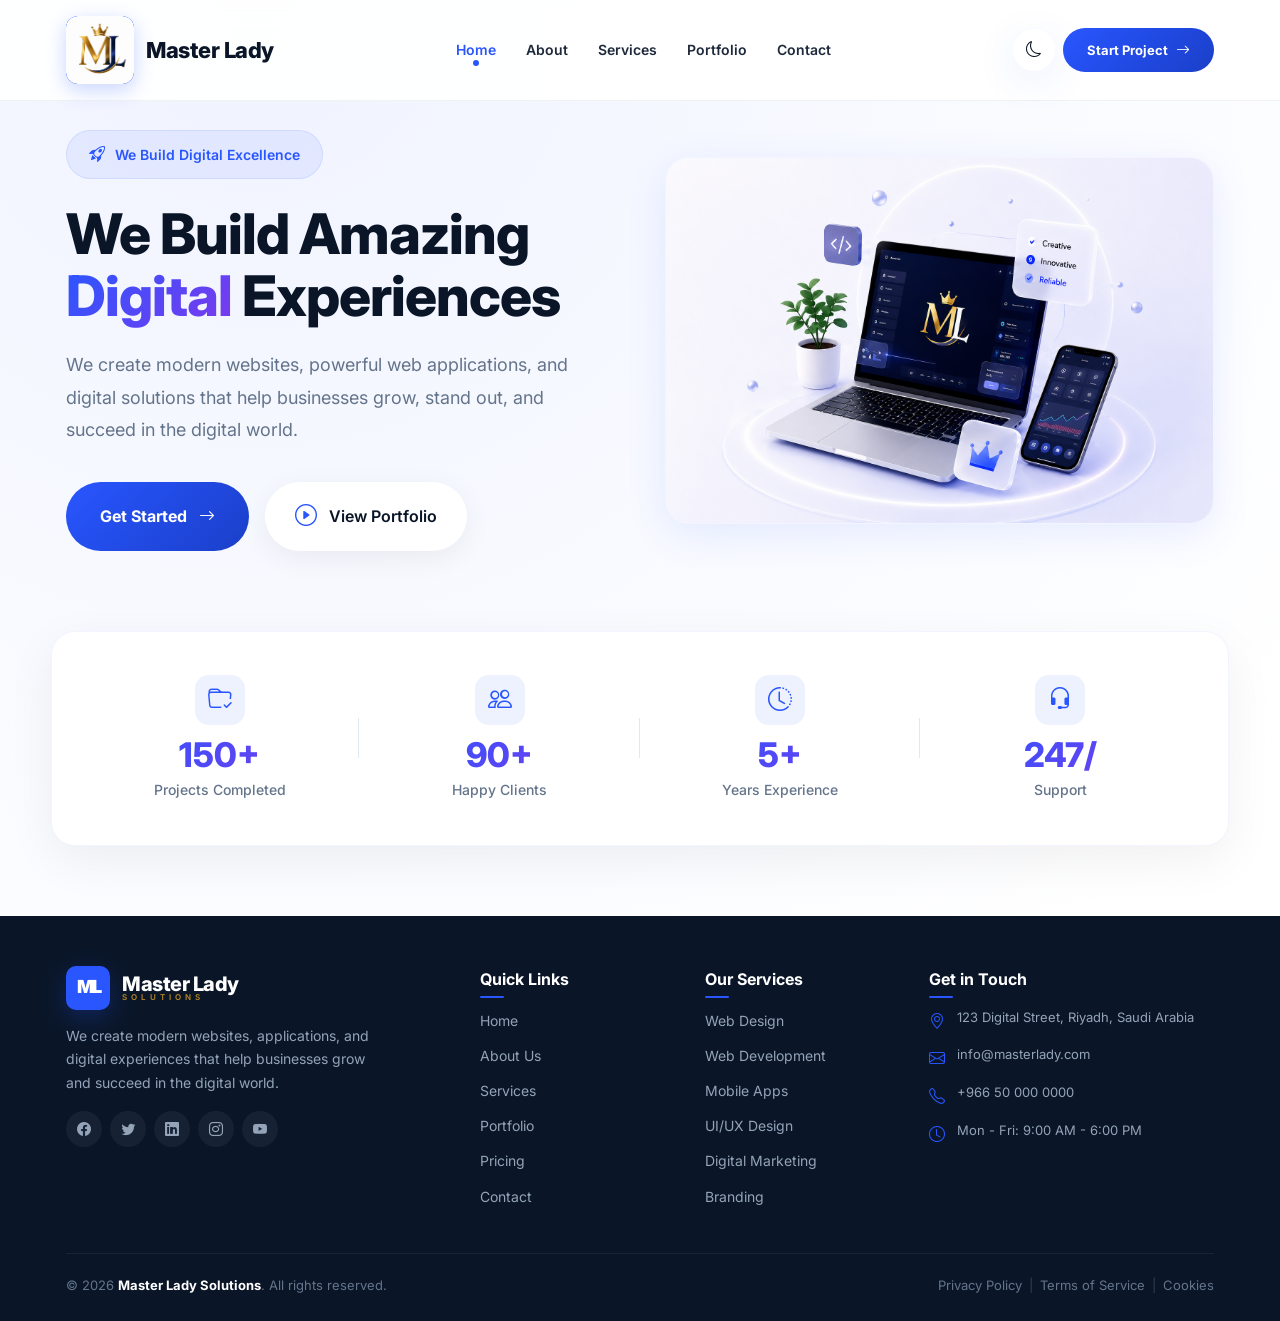
<file: index.html>
<!DOCTYPE html>
<html lang="en">
<head>
    <meta charset="UTF-8" />
    <meta name="viewport" content="width=device-width, initial-scale=1.0" />
    <title>Master Lady - Digital Solutions</title>

    <!-- Google Fonts -->
    <link rel="preconnect" href="https://fonts.googleapis.com" />
    <link rel="preconnect" href="https://fonts.gstatic.com" crossorigin />
    <link href="https://fonts.googleapis.com/css2?family=Inter:wght@300;400;500;600;700;800;900&display=swap" rel="stylesheet" />

    <!-- Bootstrap Icons -->
    <link rel="stylesheet" href="https://cdn.jsdelivr.net/npm/bootstrap-icons@1.11.3/font/bootstrap-icons.min.css" />

    <style>
        /* ============================================
                   ROOT VARIABLES
                ============================================ */
        :root {
            --primary: #2956ff;
            --primary-dark: #1a3fc9;
            --primary-light: #eef2ff;
            --dark: #0a1628;
            --gray: #64748b;
            --light-gray: #94a3b8;
            --bg: #f8faff;
            --white: #ffffff;
            --gold: #b88922;
            --shadow: 0 10px 40px rgba(41, 86, 255, 0.10);
            --shadow-hover: 0 20px 60px rgba(41, 86, 255, 0.25);
            --radius: 60px;
            --transition: 0.4s cubic-bezier(0.25, 0.46, 0.45, 0.94);
        }

        /* ============================================
                   RESET & BASE
                ============================================ */
        * {
            margin: 0;
            padding: 0;
            box-sizing: border-box;
        }

        html {
            scroll-behavior: smooth;
        }

        body {
            font-family: 'Inter', sans-serif;
            background: radial-gradient(circle at 20% 0%, rgba(41, 86, 255, 0.07) 0%, #f8faff 40%, #ffffff 75%);
            color: var(--dark);
            overflow-x: hidden;
            line-height: 1.7;
            direction: ltr;
            min-height: 100vh;
        }

        a {
            text-decoration: none;
            color: inherit;
        }

        ul {
            list-style: none;
        }

        .container {
            width: 92%;
            max-width: 1200px;
            margin: auto;
            padding: 0 15px;
        }

        img {
            max-width: 100%;
            height: auto;
            display: block;
        }

        /* ============================================
                   HEADER
                ============================================ */
        .header {
            position: fixed;
            width: 100%;
            left: 0;
            top: 0;
            z-index: 999;
            padding: 16px 0;
            background: rgba(255, 255, 255, 0.92);
            backdrop-filter: blur(16px);
            -webkit-backdrop-filter: blur(16px);
            border-bottom: 1px solid rgba(0, 0, 0, 0.05);
            transition: var(--transition);
        }

        .header.scrolled {
            background: rgba(255, 255, 255, 0.98);
            backdrop-filter: blur(20px);
            -webkit-backdrop-filter: blur(20px);
            box-shadow: 0 4px 30px rgba(0, 0, 0, 0.06);
        }

        .header .container {
            display: flex;
            justify-content: space-between;
            align-items: center;
            gap: 10px;
        }

        /* ===== LOGO ===== */
        .logo {
            display: flex;
            align-items: center;
            gap: 12px;
            flex-shrink: 0;
        }

        .logo-icon {
            width: 68px;
            height: 68px;
            min-width: 48px;
            background: var(--primary);
            border-radius: 12px;
            display: flex;
            align-items: center;
            justify-content: center;
            box-shadow: 0 6px 20px rgba(41, 86, 255, 0.25);
            overflow: hidden;
        }

        .logo-icon img {
            width: 100%;
            height: 100%;
            object-fit: cover;
            border-radius: 12px;
        }

        .logo-icon .ml-text {
            font-size: 22px;
            font-weight: 900;
            color: white;
            letter-spacing: -2px;
            font-family: 'Inter', sans-serif;
        }

        .logo-text {
            display: flex;
            flex-direction: column;
            line-height: 1.1;
        }

        .logo-text h2 {
            font-size: 22px;
            font-weight: 800;
            color: var(--dark);
            letter-spacing: -0.5px;
            margin: 0;
        }

        .logo-text span {
            font-size: 9px;
            letter-spacing: 5px;
            color: var(--gold);
            font-weight: 600;
            text-transform: uppercase;
            display: block;
            margin-top: -2px;
        }

        /* Navigation */
        .navbar ul {
            display: flex;
            gap: 30px;
        }

        .navbar a {
            color: #1e293b;
            font-weight: 600;
            font-size: 14px;
            position: relative;
            transition: var(--transition);
            white-space: nowrap;
        }

        .navbar a:hover,
        .navbar .active {
            color: var(--primary);
        }

        .navbar .active::after {
            content: "";
            position: absolute;
            left: 50%;
            transform: translateX(-50%);
            bottom: -8px;
            width: 6px;
            height: 6px;
            border-radius: 50%;
            background: var(--primary);
        }

        /* Header Right */
        .header-right {
            display: flex;
            align-items: center;
            gap: 8px;
            flex-shrink: 0;
        }

        .theme-btn {
            width: 42px;
            height: 42px;
            border-radius: 50%;
            border: none;
            background: var(--white);
            box-shadow: var(--shadow);
            cursor: pointer;
            font-size: 16px;
            display: flex;
            align-items: center;
            justify-content: center;
            transition: var(--transition);
            color: var(--dark);
        }

        .theme-btn:hover {
            transform: rotate(20deg);
            box-shadow: var(--shadow-hover);
        }

        .project-btn {
            background: linear-gradient(135deg, #2956ff, #1a3fc9);
            color: var(--white);
            padding: 10px 24px;
            border-radius: var(--radius);
            display: flex;
            align-items: center;
            gap: 8px;
            font-weight: 700;
            font-size: 13px;
            transition: var(--transition);
            border: none;
            cursor: pointer;
            white-space: nowrap;
        }

        .project-btn i {
            font-size: 14px;
            transition: var(--transition);
        }

        .project-btn:hover {
            transform: translateY(-3px) scale(1.02);
            box-shadow: 0 15px 40px rgba(41, 86, 255, 0.35);
        }

        .project-btn:hover i {
            transform: translateX(6px);
        }

        .project-btn .btn-text {
            display: inline;
        }

        .menu-btn {
            display: none;
            background: var(--white);
            border: none;
            width: 42px;
            height: 42px;
            border-radius: 50%;
            font-size: 20px;
            box-shadow: var(--shadow);
            cursor: pointer;
            color: var(--dark);
            align-items: center;
            justify-content: center;
        }

        /* ============================================
                   HERO SECTION
                ============================================ */
        .hero {
            padding-top: 130px;
            padding-bottom: 40px;
            position: relative;
            overflow: hidden;
        }

        .hero-container {
            display: grid;
            grid-template-columns: 1fr 1fr;
            align-items: center;
            gap: 50px;
        }

        .hero-content {
            order: 1;
        }

        .hero-image {
            order: 2;
            text-align: center;
            position: relative;
        }

        .hero-badge {
            display: inline-flex;
            align-items: center;
            gap: 10px;
            background: rgba(41, 86, 255, 0.08);
            color: var(--primary);
            padding: 10px 22px;
            border-radius: 40px;
            font-weight: 600;
            font-size: 14px;
            margin-bottom: 25px;
            border: 1px solid rgba(41, 86, 255, 0.10);
        }

        .hero-badge i {
            font-size: 16px;
        }

        .hero h1 {
            font-size: 56px;
            line-height: 1.1;
            font-weight: 800;
            color: var(--dark);
            letter-spacing: -1px;
        }

        .hero h1 span {
            background: linear-gradient(135deg, #2956ff, #7c3aed);
            -webkit-background-clip: text;
            -webkit-text-fill-color: transparent;
            background-clip: text;
        }

        .hero p {
            margin-top: 22px;
            font-size: 18px;
            line-height: 1.8;
            color: var(--gray);
            max-width: 550px;
            font-weight: 400;
        }

        .hero-buttons {
            margin-top: 35px;
            display: flex;
            gap: 16px;
            flex-wrap: wrap;
        }

        .primary-btn {
            background: linear-gradient(135deg, #2956ff, #1a3fc9);
            color: var(--white);
            padding: 16px 34px;
            border-radius: var(--radius);
            display: flex;
            align-items: center;
            gap: 12px;
            font-weight: 700;
            font-size: 16px;
            transition: var(--transition);
            border: none;
            cursor: pointer;
        }

        .primary-btn i {
            transition: var(--transition);
        }

        .primary-btn:hover {
            transform: translateY(-3px);
            box-shadow: 0 15px 40px rgba(41, 86, 255, 0.35);
        }

        .primary-btn:hover i {
            transform: translateX(6px);
        }

        .secondary-btn {
            background: var(--white);
            color: var(--dark);
            padding: 16px 30px;
            border-radius: var(--radius);
            display: flex;
            align-items: center;
            gap: 12px;
            font-weight: 600;
            font-size: 16px;
            box-shadow: 0 8px 30px rgba(0, 0, 0, 0.06);
            transition: var(--transition);
            border: none;
            cursor: pointer;
        }

        .secondary-btn i {
            font-size: 22px;
            color: var(--primary);
        }

        .secondary-btn:hover {
            transform: translateY(-3px);
            box-shadow: 0 15px 40px rgba(0, 0, 0, 0.10);
        }

        .hero-image img {
            width: 100%;
            max-width: 550px;
            border-radius: 24px;
            box-shadow: var(--shadow);
            border: 1px solid rgba(41, 86, 255, 0.06);
            background: var(--white);
            animation: float 6s ease-in-out infinite;
        }

        /* ============================================
                   STATS SECTION
                ============================================ */
        .stats-section {
            padding: 40px 0 70px;
            position: relative;
        }

        .stats-container {
            display: grid;
            grid-template-columns: repeat(4, 1fr);
            gap: 25px;
            background: var(--white);
            padding: 35px 40px;
            border-radius: 24px;
            box-shadow: 0 15px 50px rgba(0, 0, 0, 0.06);
            border: 1px solid rgba(41, 86, 255, 0.06);
        }

        .stat-item {
            text-align: center;
            padding: 8px 0;
            position: relative;
        }

        .stat-item:not(:last-child)::after {
            content: "";
            position: absolute;
            right: -12px;
            top: 50%;
            transform: translateY(-50%);
            width: 1px;
            height: 40px;
            background: #e2e8f0;
        }

        .stat-icon {
            width: 50px;
            height: 50px;
            border-radius: 14px;
            background: rgba(41, 86, 255, 0.08);
            display: flex;
            align-items: center;
            justify-content: center;
            margin: 0 auto 10px;
            transition: all 0.4s cubic-bezier(0.25, 0.46, 0.45, 0.94);
        }

        .stat-icon i {
            font-size: 24px;
            color: #2956ff;
            transition: all 0.4s cubic-bezier(0.25, 0.46, 0.45, 0.94);
        }

        .stat-item:hover .stat-icon {
            background: #2956ff;
            transform: translateY(-3px);
            box-shadow: 0 8px 24px rgba(41, 86, 255, 0.25);
        }

        .stat-item:hover .stat-icon i {
            color: white;
        }

        .stat-item h3 {
            font-size: 34px;
            font-weight: 800;
            background: linear-gradient(135deg, #2956ff, #7c3aed);
            -webkit-background-clip: text;
            -webkit-text-fill-color: transparent;
            background-clip: text;
            line-height: 1.2;
        }

        .stat-item p {
            font-size: 14px;
            color: var(--gray);
            font-weight: 500;
            margin-top: 2px;
        }

        /* ============================================
                   ANIMATIONS
                ============================================ */
        @keyframes float {
            0%,
            100% {
                transform: translateY(0px);
            }
            50% {
                transform: translateY(-15px);
            }
        }

        /* ============================================
                   FOOTER
                ============================================ */
        .footer {
            background: var(--dark);
            color: #94a3b8;
            padding: 50px 0 0;
        }

        .footer-grid {
            display: grid;
            grid-template-columns: 2fr 1fr 1fr 1.5fr;
            gap: 35px;
            padding-bottom: 35px;
            border-bottom: 1px solid rgba(255, 255, 255, 0.06);
        }

        .footer-brand .logo {
            display: flex;
            align-items: center;
            gap: 12px;
            margin-bottom: 14px;
            justify-content: flex-start;
        }

        .footer-brand .logo-icon {
            width: 44px;
            height: 44px;
            min-width: 44px;
            background: var(--primary);
            border-radius: 10px;
            display: flex;
            align-items: center;
            justify-content: center;
            box-shadow: 0 8px 24px rgba(41, 86, 255, 0.25);
        }

        .footer-brand .logo-icon .ml-text {
            font-size: 18px;
            font-weight: 900;
            color: white;
            letter-spacing: -2px;
            font-family: 'Inter', sans-serif;
        }

        .footer-brand .logo-text h2 {
            font-size: 20px;
            font-weight: 800;
            color: white;
            letter-spacing: -0.5px;
            margin: 0;
        }

        .footer-brand .logo-text span {
            font-size: 8px;
            letter-spacing: 4px;
            color: var(--gold);
            font-weight: 600;
            text-transform: uppercase;
            display: block;
            margin-top: -2px;
        }

        .footer-desc {
            font-size: 14px;
            line-height: 1.7;
            color: #94a3b8;
            max-width: 320px;
            margin-bottom: 16px;
        }

        .footer-social {
            display: flex;
            gap: 8px;
            flex-wrap: wrap;
        }

        .footer-social a {
            width: 36px;
            height: 36px;
            border-radius: 50%;
            background: rgba(255, 255, 255, 0.05);
            display: flex;
            align-items: center;
            justify-content: center;
            color: #94a3b8;
            transition: var(--transition);
            font-size: 14px;
        }

        .footer-social a:hover {
            background: var(--primary);
            color: white;
            transform: translateY(-3px);
            box-shadow: 0 8px 25px rgba(41, 86, 255, 0.30);
        }

        .footer-links h4,
        .footer-contact h4 {
            font-size: 16px;
            font-weight: 700;
            color: white;
            margin-bottom: 14px;
            position: relative;
        }

        .footer-links h4::after,
        .footer-contact h4::after {
            content: '';
            position: absolute;
            bottom: -5px;
            left: 0;
            width: 24px;
            height: 2px;
            background: var(--primary);
            border-radius: 2px;
        }

        .footer-links ul {
            list-style: none;
            margin-top: 10px;
        }

        .footer-links ul li {
            margin-bottom: 8px;
        }

        .footer-links ul li a {
            color: #94a3b8;
            transition: var(--transition);
            font-size: 14px;
        }

        .footer-links ul li a:hover {
            color: white;
        }

        .footer-contact ul {
            list-style: none;
            margin-top: 10px;
        }

        .footer-contact ul li {
            display: flex;
            align-items: flex-start;
            gap: 10px;
            margin-bottom: 10px;
            font-size: 13px;
            color: #94a3b8;
            line-height: 1.6;
        }

        .footer-contact ul li i {
            color: var(--primary);
            font-size: 16px;
            margin-top: 2px;
            flex-shrink: 0;
            width: 18px;
        }

        .footer-contact ul li a {
            color: #94a3b8;
            transition: var(--transition);
        }

        .footer-contact ul li a:hover {
            color: white;
        }

        .footer-bottom {
            display: flex;
            justify-content: space-between;
            align-items: center;
            padding: 20px 0 25px;
            flex-wrap: wrap;
            gap: 10px;
        }

        .footer-bottom p {
            font-size: 13px;
            color: #64748b;
        }

        .footer-bottom p strong {
            color: white;
        }

        .footer-bottom-links {
            display: flex;
            gap: 18px;
            flex-wrap: wrap;
        }

        .footer-bottom-links a {
            font-size: 13px;
            color: #64748b;
            transition: var(--transition);
            position: relative;
        }

        .footer-bottom-links a::after {
            content: '|';
            position: absolute;
            right: -11px;
            color: #334155;
        }

        .footer-bottom-links a:last-child::after {
            display: none;
        }

        .footer-bottom-links a:hover {
            color: white;
        }

        /* ============================================
                   RESPONSIVE - TABLET
                ============================================ */
        @media (max-width: 992px) {
            .hero-container {
                grid-template-columns: 1fr;
                text-align: center;
                gap: 40px;
            }

            .hero-content {
                order: 1;
            }

            .hero-image {
                order: 2;
            }

            .hero p {
                margin-left: auto;
                margin-right: auto;
            }

            .hero-buttons {
                justify-content: center;
            }

            .hero-image img {
                max-width: 450px;
            }

            .stats-container {
                grid-template-columns: repeat(2, 1fr);
                gap: 20px;
            }

            .stat-item:not(:last-child)::after {
                display: none;
            }

            .footer-grid {
                grid-template-columns: 1fr 1fr;
                gap: 30px;
            }

            .footer-brand {
                grid-column: 1 / -1;
            }

            .footer-desc {
                max-width: 100%;
            }
        }

        /* ============================================
                   RESPONSIVE - MOBILE
                ============================================ */
        @media (max-width: 768px) {
            /* Header */
            .header {
                padding: 12px 0;
            }

            .header .container {
                gap: 8px;
            }

            .logo {
                gap: 10px;
            }

            .logo-icon {
                width: 40px;
                height: 40px;
                min-width: 40px;
            }

            .logo-icon .ml-text {
                font-size: 18px;
            }

            .logo-text h2 {
                font-size: 18px;
            }

            .logo-text span {
                font-size: 7px;
                letter-spacing: 3px;
            }

            /* Navigation */
            .navbar ul {
                display: none;
                flex-direction: column;
                position: absolute;
                top: 100%;
                left: 0;
                width: 100%;
                background: var(--white);
                padding: 20px 24px;
                box-shadow: 0 20px 50px rgba(0, 0, 0, 0.12);
                border-radius: 0 0 20px 20px;
                gap: 14px;
                text-align: center;
                border-top: 1px solid rgba(0, 0, 0, 0.04);
            }

            .navbar ul.open {
                display: flex;
            }

            .navbar a {
                font-size: 15px;
                padding: 6px 0;
                display: block;
            }

            .navbar .active::after {
                bottom: 2px;
            }

            .menu-btn {
                display: flex;
                align-items: center;
                justify-content: center;
                width: 40px;
                height: 40px;
                min-width: 40px;
                font-size: 18px;
            }

            .project-btn .btn-text {
                display: none;
            }

            .project-btn {
                padding: 10px 14px;
                font-size: 14px;
                gap: 6px;
                min-width: 44px;
                justify-content: center;
            }

            .theme-btn {
                width: 40px;
                height: 40px;
                min-width: 40px;
                font-size: 15px;
            }

            .header-right {
                gap: 6px;
            }

            /* Hero */
            .hero {
                padding-top: 110px;
                padding-bottom: 30px;
            }

            .hero h1 {
                font-size: 34px;
            }

            .hero p {
                font-size: 16px;
            }

            .hero-badge {
                font-size: 12px;
                padding: 8px 18px;
            }

            .primary-btn,
            .secondary-btn {
                padding: 14px 24px;
                font-size: 15px;
            }

            .hero-image img {
                max-width: 100%;
            }

            /* Stats */
            .stats-section {
                padding: 30px 0 50px;
            }

            .stats-container {
                grid-template-columns: 1fr 1fr;
                padding: 20px;
                gap: 15px;
            }

            .stat-icon {
                width: 44px;
                height: 44px;
            }

            .stat-icon i {
                font-size: 20px;
            }

            .stat-item h3 {
                font-size: 26px;
            }

            .stat-item p {
                font-size: 12px;
            }

            /* Footer */
            .footer {
                padding: 40px 0 0;
            }

            .footer-grid {
                grid-template-columns: 1fr 1fr;
                gap: 20px;
                padding-bottom: 25px;
                text-align: center;
            }

            .footer-brand {
                grid-column: 1 / -1;
            }

            .footer-brand .logo {
                justify-content: center;
            }

            .footer-desc {
                text-align: center;
                margin: 0 auto 16px;
            }

            .footer-social {
                justify-content: center;
            }

            .footer-links h4::after,
            .footer-contact h4::after {
                left: 50%;
                transform: translateX(-50%);
            }

            .footer-contact ul li {
                justify-content: center;
            }

            .footer-bottom {
                flex-direction: column;
                text-align: center;
                padding: 18px 0 22px;
            }

            .footer-bottom-links {
                justify-content: center;
                gap: 14px;
            }

            .footer-bottom-links a::after {
                right: -9px;
            }
        }

        /* ============================================
                   RESPONSIVE - SMALL MOBILE
                ============================================ */
        @media (max-width: 480px) {
            .container {
                width: 95%;
                padding: 0 10px;
            }

            /* Header */
            .logo-icon {
                width: 36px;
                height: 36px;
                min-width: 36px;
            }

            .logo-icon .ml-text {
                font-size: 16px;
            }

            .logo-text h2 {
                font-size: 16px;
            }

            .logo-text span {
                font-size: 6px;
                letter-spacing: 2px;
            }

            .theme-btn {
                width: 36px;
                height: 36px;
                min-width: 36px;
                font-size: 13px;
            }

            .menu-btn {
                width: 36px;
                height: 36px;
                min-width: 36px;
                font-size: 16px;
            }

            .project-btn {
                padding: 8px 12px;
                font-size: 12px;
                min-width: 38px;
            }

            /* Hero */
            .hero {
                padding-top: 100px;
            }

            .hero h1 {
                font-size: 28px;
            }

            .hero p {
                font-size: 15px;
            }

            .hero-buttons {
                flex-direction: column;
                align-items: center;
                width: 100%;
            }

            .primary-btn,
            .secondary-btn {
                width: 100%;
                justify-content: center;
                padding: 14px 20px;
                font-size: 14px;
            }

            .hero-badge {
                font-size: 11px;
                padding: 6px 16px;
            }

            /* Stats */
            .stats-container {
                grid-template-columns: 1fr 1fr;
                gap: 12px;
                padding: 16px;
            }

            .stat-icon {
                width: 38px;
                height: 38px;
                border-radius: 10px;
                margin-bottom: 6px;
            }

            .stat-icon i {
                font-size: 18px;
            }

            .stat-item h3 {
                font-size: 22px;
            }

            .stat-item p {
                font-size: 11px;
            }

            /* Footer */
            .footer-grid {
                grid-template-columns: 1fr;
                gap: 18px;
            }

            .footer-bottom-links {
                gap: 10px;
            }

            .footer-bottom-links a {
                font-size: 12px;
            }

            .footer-bottom-links a::after {
                right: -7px;
            }
        }

        /* ============================================
                   RESPONSIVE - VERY SMALL MOBILE
                ============================================ */
        @media (max-width: 360px) {
            .hero h1 {
                font-size: 24px;
            }

            .hero p {
                font-size: 14px;
            }

            .stat-item h3 {
                font-size: 18px;
            }

            .stat-item p {
                font-size: 10px;
            }

            .stat-icon {
                width: 34px;
                height: 34px;
            }

            .stat-icon i {
                font-size: 16px;
            }
        }
    </style>
</head>

<body>

    <!-- ===== HEADER ===== -->
    <header class="header" id="header">
        <div class="container">
            <a href="index.html" class="logo">
                <div class="logo-icon">
                <img src="images/logo.png" alt="Master Lady Logo" />
                </div>
                <div class="logo-text">
                    <h2>Master Lady</h2>
                </div>
            </a>

            <nav class="navbar">
                <ul id="navMenu">
                    <li><a href="index.html" class="active">Home</a></li>
                    <li><a href="about.html">About</a></li>
                    <li><a href="services.html">Services</a></li>
                    <li><a href="portfolio.html">Portfolio</a></li>
                    <!-- <li><a href="pricing.html">Pricing</a></li> -->
                    <li><a href="contact.html">Contact</a></li>
                </ul>
            </nav>

            <div class="header-right">
                <button class="theme-btn" id="themeToggle">
                    <i class="bi bi-moon"></i>
                </button>
                <a href="quote.html" class="project-btn">
                    <span class="btn-text">Start Project</span>
                    <i class="bi bi-arrow-right"></i>
                </a>
                <button class="menu-btn" id="menuToggle">
                    <i class="bi bi-list"></i>
                </button>
            </div>
        </div>
    </header>

    <!-- ===== HERO SECTION ===== -->
    <section class="hero">
        <div class="container hero-container">
            <div class="hero-content">
                <div class="hero-badge">
                    <i class="bi bi-rocket-takeoff"></i>
                    We Build Digital Excellence
                </div>

                <h1>
                    We Build Amazing
                    <span>Digital</span>
                    Experiences
                </h1>

                <p>
                    We create modern websites, powerful web applications,
                    and digital solutions that help businesses grow,
                    stand out, and succeed in the digital world.
                </p>

                <div class="hero-buttons">
                    <a href="#" class="primary-btn">
                        Get Started
                        <i class="bi bi-arrow-right"></i>
                    </a>
                    <a href="#" class="secondary-btn">
                        <i class="bi bi-play-circle"></i>
                        View Portfolio
                    </a>
                </div>
            </div>

            <div class="hero-image">
                <img src="images/hero.png" alt="Digital Solutions" />
            </div>
        </div>
    </section>

    <!-- ===== STATS SECTION ===== -->
    <section class="stats-section">
        <div class="container stats-container">
            <div class="stat-item">
                <div class="stat-icon">
                    <i class="bi bi-folder-check"></i>
                </div>
                <h3>150+</h3>
                <p>Projects Completed</p>
            </div>
            <div class="stat-item">
                <div class="stat-icon">
                    <i class="bi bi-people"></i>
                </div>
                <h3>90+</h3>
                <p>Happy Clients</p>
            </div>
            <div class="stat-item">
                <div class="stat-icon">
                    <i class="bi bi-clock-history"></i>
                </div>
                <h3>5+</h3>
                <p>Years Experience</p>
            </div>
            <div class="stat-item">
                <div class="stat-icon">
                    <i class="bi bi-headset"></i>
                </div>
                <h3>24/7</h3>
                <p>Support</p>
            </div>
        </div>
    </section>

    <!-- ===== FOOTER ===== -->
    <footer class="footer">
        <div class="container">
            <div class="footer-grid">
                <div class="footer-brand">
                    <div class="logo">
                        <div class="logo-icon">
                            <span class="ml-text">ML</span>
                        </div>
                        <div class="logo-text">
                            <h2 style="color: white;">Master Lady</h2>
                            <span>SOLUTIONS</span>
                        </div>
                    </div>
                    <p class="footer-desc">
                        We create modern websites, applications, and digital
                        experiences that help businesses grow and succeed
                        in the digital world.
                    </p>
                    <div class="footer-social">
                        <a href="#"><i class="bi bi-facebook"></i></a>
                        <a href="#"><i class="bi bi-twitter"></i></a>
                        <a href="#"><i class="bi bi-linkedin"></i></a>
                        <a href="#"><i class="bi bi-instagram"></i></a>
                        <a href="#"><i class="bi bi-youtube"></i></a>
                    </div>
                </div>

                <div class="footer-links">
                    <h4>Quick Links</h4>
                    <ul>
                        <li><a href="index.html">Home</a></li>
                        <li><a href="about.html">About Us</a></li>
                        <li><a href="services.html">Services</a></li>
                        <li><a href="portfolio.html">Portfolio</a></li>
                        <li><a href="pricing.html">Pricing</a></li>
                        <li><a href="contact.html">Contact</a></li>
                    </ul>
                </div>

                <div class="footer-links">
                    <h4>Our Services</h4>
                    <ul>
                        <li><a href="#">Web Design</a></li>
                        <li><a href="#">Web Development</a></li>
                        <li><a href="#">Mobile Apps</a></li>
                        <li><a href="#">UI/UX Design</a></li>
                        <li><a href="#">Digital Marketing</a></li>
                        <li><a href="#">Branding</a></li>
                    </ul>
                </div>

                <div class="footer-contact">
                    <h4>Get in Touch</h4>
                    <ul>
                        <li>
                            <i class="bi bi-geo-alt"></i>
                            <span>123 Digital Street, Riyadh, Saudi Arabia</span>
                        </li>
                        <li>
                            <i class="bi bi-envelope"></i>
                            <a href="mailto:info@masterlady.com">info@masterlady.com</a>
                        </li>
                        <li>
                            <i class="bi bi-telephone"></i>
                            <a href="tel:+966500000000">+966 50 000 0000</a>
                        </li>
                        <li>
                            <i class="bi bi-clock"></i>
                            <span>Mon - Fri: 9:00 AM - 6:00 PM</span>
                        </li>
                    </ul>
                </div>
            </div>

            <div class="footer-bottom">
                <p>&copy; 2026 <strong>Master Lady Solutions</strong>. All rights reserved.</p>
                <div class="footer-bottom-links">
                    <a href="#">Privacy Policy</a>
                    <a href="#">Terms of Service</a>
                    <a href="#">Cookies</a>
                </div>
            </div>
        </div>
    </footer>

    <!-- ===== JAVASCRIPT ===== -->
    <script>
        // === Mobile Menu Toggle ===
        const menuToggle = document.getElementById('menuToggle');
        const navMenu = document.getElementById('navMenu');

        menuToggle.addEventListener('click', () => {
            navMenu.classList.toggle('open');
            const icon = menuToggle.querySelector('i');
            icon.classList.toggle('bi-list');
            icon.classList.toggle('bi-x');
        });

        document.querySelectorAll('.navbar a').forEach(link => {
            link.addEventListener('click', () => {
                navMenu.classList.remove('open');
                const icon = menuToggle.querySelector('i');
                icon.classList.add('bi-list');
                icon.classList.remove('bi-x');
            });
        });

        // === Header Scroll Effect ===
        const header = document.getElementById('header');
        window.addEventListener('scroll', () => {
            if (window.scrollY > 50) {
                header.classList.add('scrolled');
            } else {
                header.classList.remove('scrolled');
            }
        });

        // === Theme Toggle ===
        const themeBtn = document.getElementById('themeToggle');
        let isDark = false;

        themeBtn.addEventListener('click', () => {
            isDark = !isDark;
            const root = document.documentElement;
            const icon = themeBtn.querySelector('i');

            if (isDark) {
                root.style.setProperty('--bg', '#0a1628');
                root.style.setProperty('--white', '#1a2332');
                root.style.setProperty('--dark', '#f1f5f9');
                root.style.setProperty('--gray', '#94a3b8');
                document.body.style.background = '#0a1628';
                document.querySelector('.header').style.background = 'rgba(10, 22, 40, 0.95)';
                icon.className = 'bi bi-sun';
            } else {
                root.style.setProperty('--bg', '#f8faff');
                root.style.setProperty('--white', '#ffffff');
                root.style.setProperty('--dark', '#0a1628');
                root.style.setProperty('--gray', '#64748b');
                document.body.style.background = '';
                document.querySelector('.header').style.background = 'rgba(255, 255, 255, 0.92)';
                icon.className = 'bi bi-moon';
            }
        });

        // === Counter Animation ===
        const statNumbers = document.querySelectorAll('.stat-item h3');

        const animateCounter = (el) => {
            const text = el.textContent;
            const num = parseInt(text.replace(/[^0-9]/g, ''));
            const suffix = text.replace(/[0-9]/g, '');
            if (isNaN(num)) return;

            let current = 0;
            const increment = Math.ceil(num / 60);
            const timer = setInterval(() => {
                current += increment;
                if (current >= num) {
                    current = num;
                    clearInterval(timer);
                }
                el.textContent = current + suffix;
            }, 25);
        };

        const observer = new IntersectionObserver((entries) => {
            entries.forEach(entry => {
                if (entry.isIntersecting) {
                    animateCounter(entry.target);
                    observer.unobserve(entry.target);
                }
            });
        }, { threshold: 0.5 });

        statNumbers.forEach(stat => observer.observe(stat));
    </script>

</body>
</html>
</file>
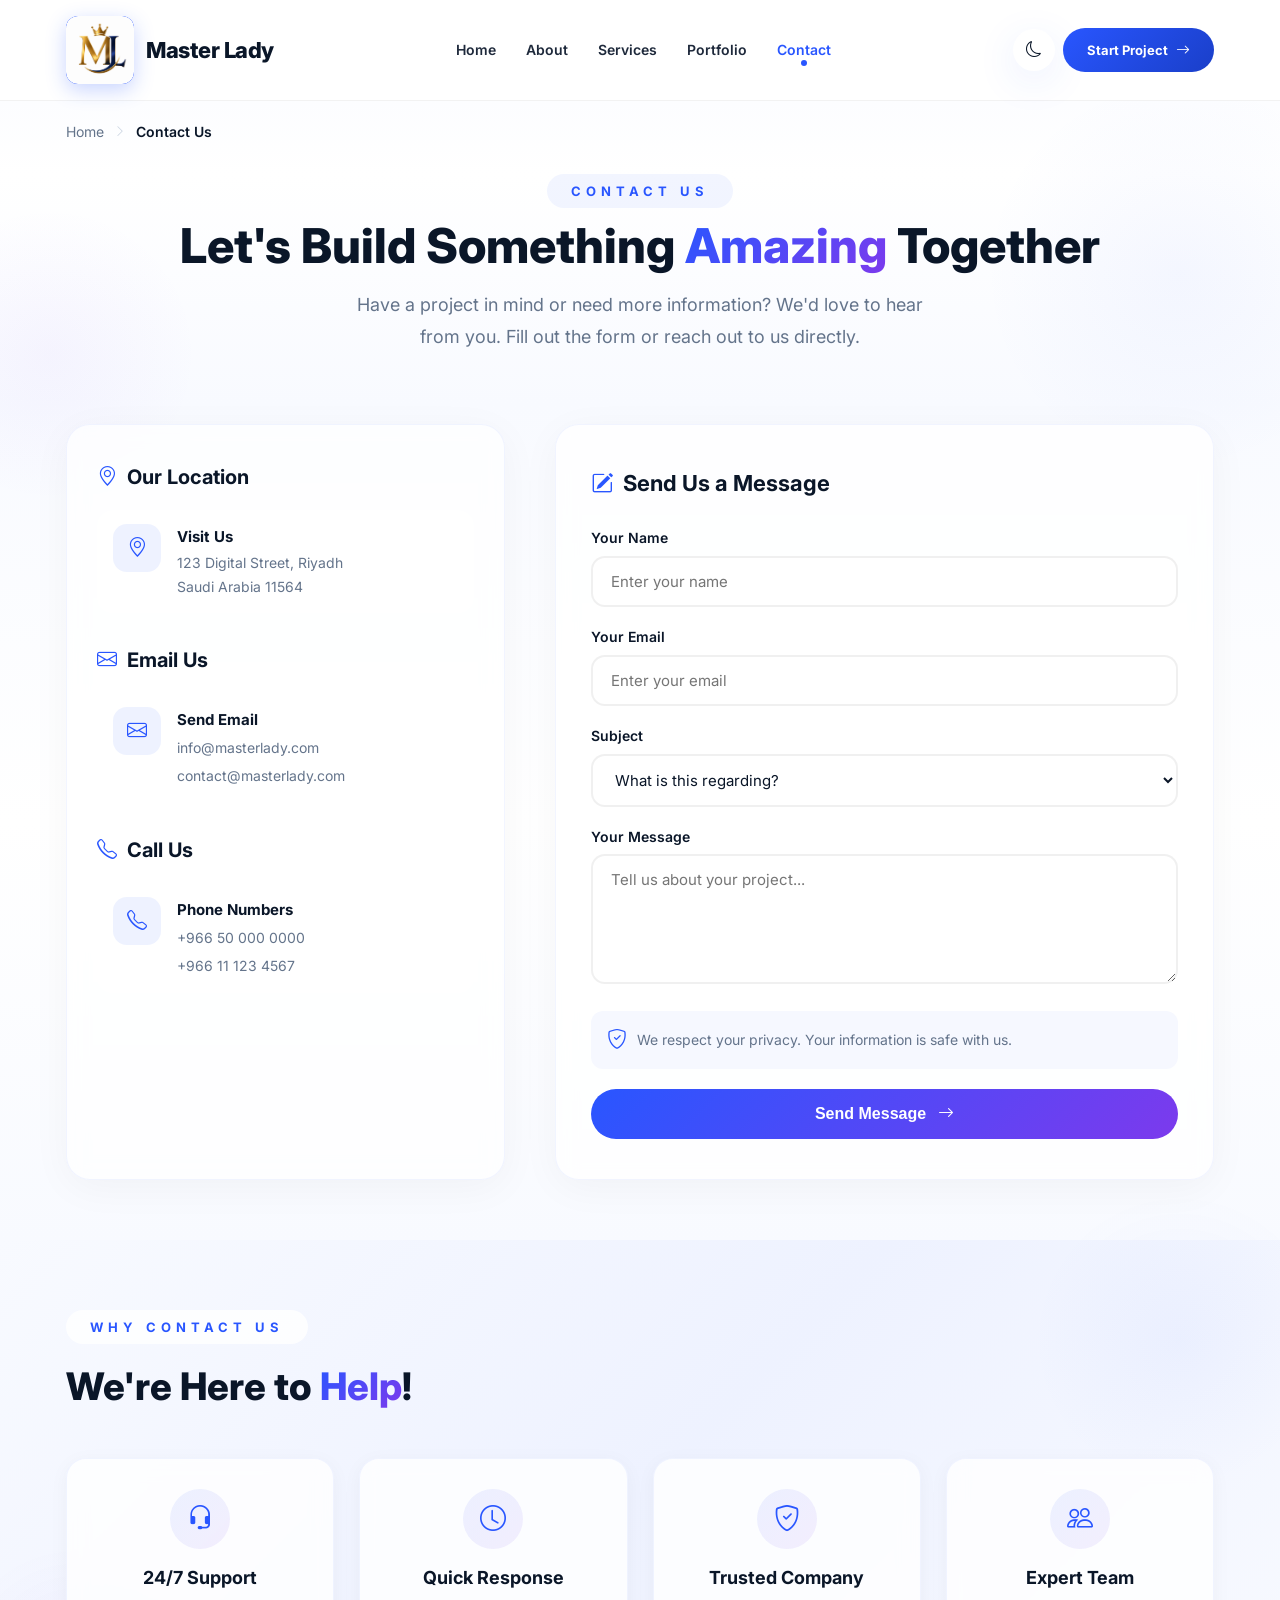
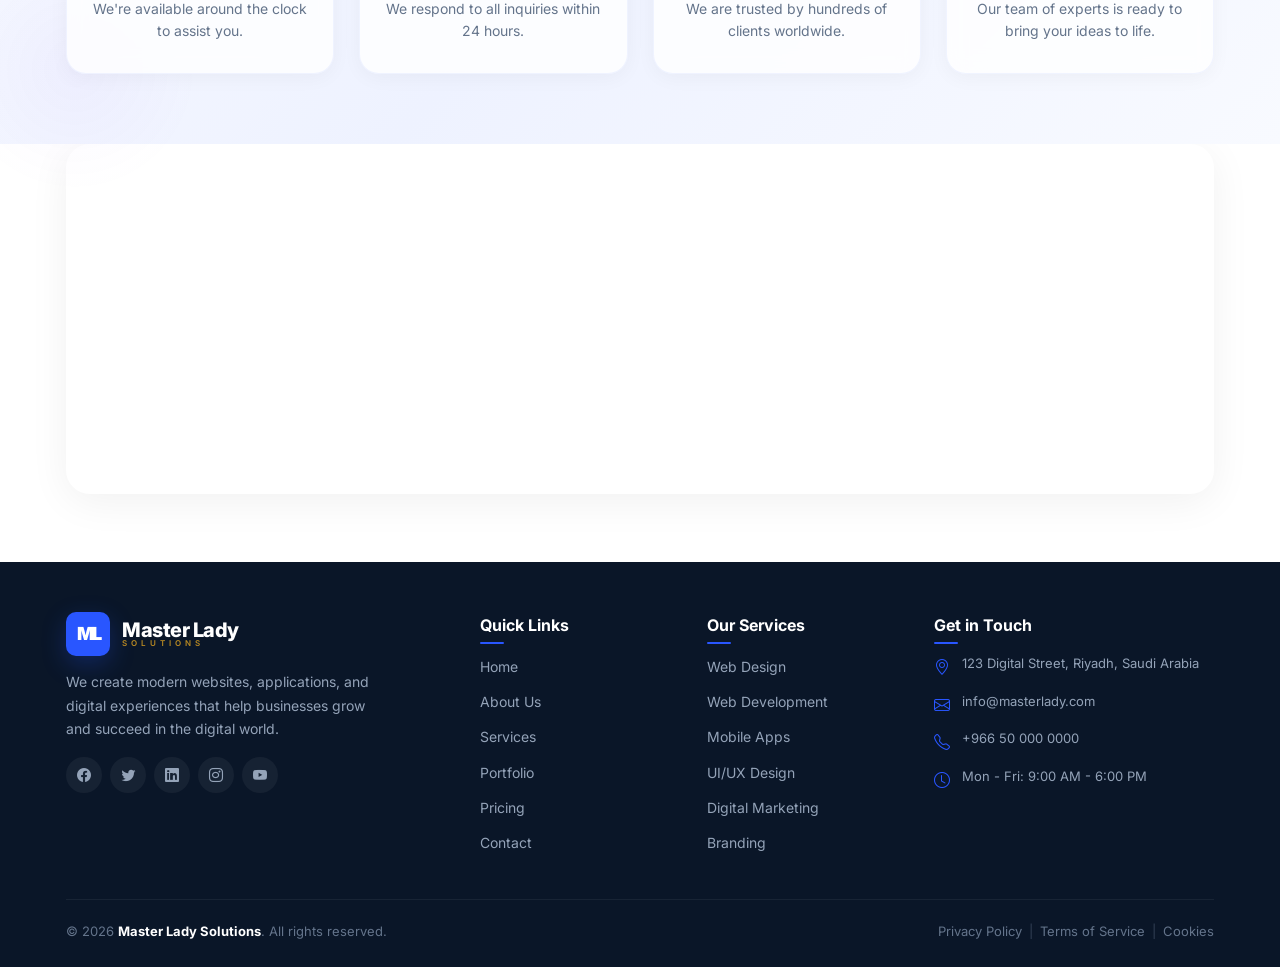
<file: Contact.html>
<!DOCTYPE html>
<html lang="en">
<head>
    <meta charset="UTF-8" />
    <meta name="viewport" content="width=device-width, initial-scale=1.0" />
    <title>Contact Us - Master Lady Solutions</title>

    <!-- Google Fonts -->
    <link rel="preconnect" href="https://fonts.googleapis.com" />
    <link rel="preconnect" href="https://fonts.gstatic.com" crossorigin />
    <link href="https://fonts.googleapis.com/css2?family=Inter:wght@300;400;500;600;700;800;900&display=swap" rel="stylesheet" />

    <!-- Bootstrap Icons -->
    <link rel="stylesheet" href="https://cdn.jsdelivr.net/npm/bootstrap-icons@1.11.3/font/bootstrap-icons.min.css" />

    <style>
        /* ============================================
                   ROOT VARIABLES
                ============================================ */
        :root {
            --primary: #2956ff;
            --primary-dark: #1a3fc9;
            --primary-light: #eef2ff;
            --dark: #0a1628;
            --gray: #64748b;
            --light-gray: #94a3b8;
            --bg: #f8faff;
            --white: #ffffff;
            --gold: #b88922;
            --shadow: 0 10px 40px rgba(41, 86, 255, 0.10);
            --shadow-hover: 0 20px 60px rgba(41, 86, 255, 0.25);
            --radius: 60px;
            --transition: 0.4s cubic-bezier(0.25, 0.46, 0.45, 0.94);
        }

        /* ============================================
                   RESET & BASE
                ============================================ */
        * {
            margin: 0;
            padding: 0;
            box-sizing: border-box;
        }

        html {
            scroll-behavior: smooth;
        }

        body {
            font-family: 'Inter', sans-serif;
            background: #ffffff;
            color: var(--dark);
            overflow-x: hidden;
            line-height: 1.7;
            direction: ltr;
            min-height: 100vh;
        }

        a {
            text-decoration: none;
            color: inherit;
        }

        ul {
            list-style: none;
        }

        .container {
            width: 92%;
            max-width: 1200px;
            margin: auto;
            padding: 0 15px;
        }

        img {
            max-width: 100%;
            height: auto;
            display: block;
        }

        /* ============================================
                   HEADER
                ============================================ */
        .header {
            position: fixed;
            width: 100%;
            left: 0;
            top: 0;
            z-index: 999;
            padding: 16px 0;
            background: rgba(255, 255, 255, 0.92);
            backdrop-filter: blur(16px);
            -webkit-backdrop-filter: blur(16px);
            border-bottom: 1px solid rgba(0, 0, 0, 0.05);
            transition: var(--transition);
        }

        .header.scrolled {
            background: rgba(255, 255, 255, 0.98);
            backdrop-filter: blur(20px);
            -webkit-backdrop-filter: blur(20px);
            box-shadow: 0 4px 30px rgba(0, 0, 0, 0.06);
        }

        .header .container {
            display: flex;
            justify-content: space-between;
            align-items: center;
            gap: 10px;
        }

        /* ===== LOGO ===== */
        .logo {
            display: flex;
            align-items: center;
            gap: 12px;
            flex-shrink: 0;
        }

        .logo-icon {
            width: 68px;
            height: 68px;
            min-width: 48px;
            background: var(--primary);
            border-radius: 12px;
            display: flex;
            align-items: center;
            justify-content: center;
            box-shadow: 0 6px 20px rgba(41, 86, 255, 0.25);
            overflow: hidden;
        }

        .logo-icon img {
            width: 100%;
            height: 100%;
            object-fit: cover;
            border-radius: 12px;
        }

        .logo-icon .ml-text {
            font-size: 22px;
            font-weight: 900;
            color: white;
            letter-spacing: -2px;
            font-family: 'Inter', sans-serif;
        }

        .logo-text {
            display: flex;
            flex-direction: column;
            line-height: 1.1;
        }

        .logo-text h2 {
            font-size: 22px;
            font-weight: 800;
            color: var(--dark);
            letter-spacing: -0.5px;
            margin: 0;
        }

        .logo-text span {
            font-size: 9px;
            letter-spacing: 5px;
            color: var(--gold);
            font-weight: 600;
            text-transform: uppercase;
            display: block;
            margin-top: -2px;
        }

        /* Navigation */
        .navbar ul {
            display: flex;
            gap: 30px;
        }

        .navbar a {
            color: #1e293b;
            font-weight: 600;
            font-size: 14px;
            position: relative;
            transition: var(--transition);
            white-space: nowrap;
        }

        .navbar a:hover,
        .navbar .active {
            color: var(--primary);
        }

        .navbar .active::after {
            content: "";
            position: absolute;
            left: 50%;
            transform: translateX(-50%);
            bottom: -8px;
            width: 6px;
            height: 6px;
            border-radius: 50%;
            background: var(--primary);
        }

        /* Header Right */
        .header-right {
            display: flex;
            align-items: center;
            gap: 8px;
            flex-shrink: 0;
        }

        .theme-btn {
            width: 42px;
            height: 42px;
            border-radius: 50%;
            border: none;
            background: var(--white);
            box-shadow: var(--shadow);
            cursor: pointer;
            font-size: 16px;
            display: flex;
            align-items: center;
            justify-content: center;
            transition: var(--transition);
            color: var(--dark);
        }

        .theme-btn:hover {
            transform: rotate(20deg);
            box-shadow: var(--shadow-hover);
        }

        .project-btn {
            background: linear-gradient(135deg, #2956ff, #1a3fc9);
            color: var(--white);
            padding: 10px 24px;
            border-radius: var(--radius);
            display: flex;
            align-items: center;
            gap: 8px;
            font-weight: 700;
            font-size: 13px;
            transition: var(--transition);
            border: none;
            cursor: pointer;
            white-space: nowrap;
        }

        .project-btn i {
            font-size: 14px;
            transition: var(--transition);
        }

        .project-btn:hover {
            transform: translateY(-3px) scale(1.02);
            box-shadow: 0 15px 40px rgba(41, 86, 255, 0.35);
        }

        .project-btn:hover i {
            transform: translateX(6px);
        }

        .project-btn .btn-text {
            display: inline;
        }

        .menu-btn {
            display: none;
            background: var(--white);
            border: none;
            width: 42px;
            height: 42px;
            border-radius: 50%;
            font-size: 20px;
            box-shadow: var(--shadow);
            cursor: pointer;
            color: var(--dark);
            align-items: center;
            justify-content: center;
        }

        /* ============================================
                   BREADCRUMB
                ============================================ */
        .breadcrumb-section {
            padding: 120px 0 30px;
            background: linear-gradient(180deg, #f8faff 0%, #ffffff 100%);
        }

        .breadcrumb {
            display: flex;
            align-items: center;
            gap: 10px;
            font-size: 14px;
            color: var(--gray);
        }

        .breadcrumb a {
            color: var(--gray);
            transition: var(--transition);
        }

        .breadcrumb a:hover {
            color: var(--primary);
        }

        .breadcrumb .current {
            color: var(--dark);
            font-weight: 600;
        }

        .breadcrumb i {
            font-size: 12px;
            color: #cbd5e1;
        }

        /* ============================================
                   CONTACT HERO
                ============================================ */
        .contact-hero {
            padding: 0 0 50px;
            background: linear-gradient(180deg, #ffffff 0%, #f8faff 100%);
            text-align: center;
            position: relative;
        }

        .contact-hero::before {
            content: '';
            position: absolute;
            top: -100px;
            right: -100px;
            width: 400px;
            height: 400px;
            background: radial-gradient(circle, rgba(41, 86, 255, 0.04) 0%, transparent 70%);
            border-radius: 50%;
            pointer-events: none;
        }

        .contact-hero::after {
            content: '';
            position: absolute;
            bottom: -100px;
            left: -100px;
            width: 300px;
            height: 300px;
            background: radial-gradient(circle, rgba(124, 58, 237, 0.04) 0%, transparent 70%);
            border-radius: 50%;
            pointer-events: none;
        }

        .contact-hero .container {
            position: relative;
            z-index: 2;
        }

        .contact-hero .tag {
            display: inline-block;
            font-size: 13px;
            font-weight: 700;
            color: var(--primary);
            letter-spacing: 5px;
            text-transform: uppercase;
            margin-bottom: 10px;
            background: rgba(41, 86, 255, 0.06);
            padding: 6px 24px;
            border-radius: 30px;
        }

        .contact-hero h1 {
            font-size: 48px;
            font-weight: 800;
            color: var(--dark);
            line-height: 1.15;
            margin-bottom: 16px;
        }

        .contact-hero h1 span {
            background: linear-gradient(135deg, #2956ff, #7c3aed);
            -webkit-background-clip: text;
            -webkit-text-fill-color: transparent;
            background-clip: text;
        }

        .contact-hero p {
            font-size: 18px;
            color: var(--gray);
            max-width: 600px;
            margin: 0 auto;
            line-height: 1.8;
        }

        /* ============================================
                   CONTACT MAIN
                ============================================ */
        .contact-main {
            padding: 20px 0 60px;
            background: linear-gradient(180deg, #f8faff 0%, #ffffff 50%, #f8faff 100%);
        }

        .contact-grid {
            display: grid;
            grid-template-columns: 1fr 1.5fr;
            gap: 50px;
        }

        /* ===== CONTACT INFO ===== */
        .contact-info {
            background: rgba(255, 255, 255, 0.7);
            backdrop-filter: blur(10px);
            padding: 35px 30px;
            border-radius: 24px;
            border: 1px solid rgba(41, 86, 255, 0.06);
            box-shadow: 0 8px 40px rgba(0, 0, 0, 0.04);
        }

        .contact-info h3 {
            font-size: 20px;
            font-weight: 700;
            color: var(--dark);
            margin-bottom: 16px;
            display: flex;
            align-items: center;
            gap: 10px;
        }

        .contact-info h3 i {
            color: var(--primary);
        }

        .contact-info .info-item {
            display: flex;
            gap: 16px;
            margin-bottom: 20px;
            padding: 14px 16px;
            border-radius: 16px;
            transition: var(--transition);
            background: rgba(255, 255, 255, 0.5);
        }

        .contact-info .info-item:hover {
            background: rgba(41, 86, 255, 0.04);
            transform: translateX(6px);
        }

        .contact-info .info-item .icon {
            width: 48px;
            height: 48px;
            min-width: 48px;
            border-radius: 14px;
            background: rgba(41, 86, 255, 0.08);
            display: flex;
            align-items: center;
            justify-content: center;
            transition: var(--transition);
        }

        .contact-info .info-item:hover .icon {
            background: var(--primary);
        }

        .contact-info .info-item .icon i {
            font-size: 20px;
            color: var(--primary);
            transition: var(--transition);
        }

        .contact-info .info-item:hover .icon i {
            color: white;
        }

        .contact-info .info-item .text h4 {
            font-size: 15px;
            font-weight: 700;
            color: var(--dark);
            margin-bottom: 2px;
        }

        .contact-info .info-item .text p,
        .contact-info .info-item .text a {
            font-size: 14px;
            color: var(--gray);
            transition: var(--transition);
        }

        .contact-info .info-item .text a:hover {
            color: var(--primary);
        }

        /* ===== CONTACT FORM ===== */
        .contact-form-wrapper {
            background: rgba(255, 255, 255, 0.8);
            backdrop-filter: blur(10px);
            padding: 40px 35px;
            border-radius: 24px;
            border: 1px solid rgba(41, 86, 255, 0.06);
            box-shadow: 0 8px 40px rgba(0, 0, 0, 0.04);
        }

        .contact-form-wrapper h3 {
            font-size: 22px;
            font-weight: 700;
            color: var(--dark);
            margin-bottom: 24px;
            display: flex;
            align-items: center;
            gap: 10px;
        }

        .contact-form-wrapper h3 i {
            color: var(--primary);
        }

        .contact-form .form-group {
            margin-bottom: 18px;
        }

        .contact-form label {
            display: block;
            font-size: 14px;
            font-weight: 600;
            color: var(--dark);
            margin-bottom: 6px;
        }

        .contact-form input,
        .contact-form select,
        .contact-form textarea {
            width: 100%;
            padding: 14px 18px;
            border: 2px solid rgba(0, 0, 0, 0.06);
            border-radius: 14px;
            font-size: 15px;
            font-family: 'Inter', sans-serif;
            transition: var(--transition);
            background: rgba(255, 255, 255, 0.8);
            color: var(--dark);
        }

        .contact-form input:focus,
        .contact-form select:focus,
        .contact-form textarea:focus {
            border-color: var(--primary);
            outline: none;
            box-shadow: 0 0 0 4px rgba(41, 86, 255, 0.08);
            background: #ffffff;
        }

        .contact-form textarea {
            height: 130px;
            resize: vertical;
        }

        .contact-form .privacy-text {
            display: flex;
            align-items: center;
            gap: 10px;
            font-size: 14px;
            color: var(--gray);
            margin-bottom: 20px;
            padding: 12px 16px;
            background: rgba(41, 86, 255, 0.04);
            border-radius: 12px;
        }

        .contact-form .privacy-text i {
            color: var(--primary);
            font-size: 20px;
        }

        .contact-form .submit-btn {
            display: inline-flex;
            align-items: center;
            gap: 12px;
            background: linear-gradient(135deg, #2956ff, #7c3aed);
            color: white;
            padding: 16px 38px;
            border-radius: var(--radius);
            font-weight: 700;
            font-size: 16px;
            transition: var(--transition);
            border: none;
            cursor: pointer;
            width: 100%;
            justify-content: center;
        }

        .contact-form .submit-btn i {
            transition: var(--transition);
        }

        .contact-form .submit-btn:hover {
            transform: translateY(-3px);
            box-shadow: 0 15px 40px rgba(41, 86, 255, 0.35);
        }

        .contact-form .submit-btn:hover i {
            transform: translateX(6px);
        }

        /* ============================================
                   WHY CONTACT
                ============================================ */
        .why-contact {
            padding: 70px 0;
            background: linear-gradient(135deg, #f8faff 0%, #eef2ff 50%, #f8faff 100%);
            position: relative;
        }

        .why-contact::before {
            content: '';
            position: absolute;
            top: -50px;
            right: -50px;
            width: 300px;
            height: 300px;
            background: radial-gradient(circle, rgba(41, 86, 255, 0.04) 0%, transparent 70%);
            border-radius: 50%;
            pointer-events: none;
        }

        .why-contact::after {
            content: '';
            position: absolute;
            bottom: -50px;
            left: -50px;
            width: 250px;
            height: 250px;
            background: radial-gradient(circle, rgba(124, 58, 237, 0.04) 0%, transparent 70%);
            border-radius: 50%;
            pointer-events: none;
        }

        .why-contact .container {
            position: relative;
            z-index: 2;
        }

        .why-contact .section-tag {
            display: inline-block;
            font-size: 13px;
            font-weight: 700;
            color: var(--primary);
            letter-spacing: 5px;
            text-transform: uppercase;
            margin-bottom: 10px;
            background: rgba(255, 255, 255, 0.8);
            padding: 6px 24px;
            border-radius: 30px;
        }

        .why-contact .section-title {
            font-size: 38px;
            font-weight: 800;
            color: var(--dark);
            margin-bottom: 40px;
        }

        .why-contact .section-title span {
            background: linear-gradient(135deg, #2956ff, #7c3aed);
            -webkit-background-clip: text;
            -webkit-text-fill-color: transparent;
            background-clip: text;
        }

        .why-grid {
            display: grid;
            grid-template-columns: repeat(4, 1fr);
            gap: 25px;
        }

        .why-item {
            background: rgba(255, 255, 255, 0.8);
            backdrop-filter: blur(10px);
            padding: 30px 24px;
            border-radius: 20px;
            text-align: center;
            box-shadow: 0 4px 20px rgba(0, 0, 0, 0.04);
            border: 1px solid rgba(41, 86, 255, 0.06);
            transition: var(--transition);
        }

        .why-item:hover {
            transform: translateY(-8px);
            box-shadow: 0 20px 50px rgba(41, 86, 255, 0.10);
            border-color: rgba(41, 86, 255, 0.15);
            background: rgba(255, 255, 255, 0.95);
        }

        .why-item .icon {
            width: 60px;
            height: 60px;
            border-radius: 50%;
            background: linear-gradient(135deg, rgba(41, 86, 255, 0.08), rgba(124, 58, 237, 0.08));
            display: flex;
            align-items: center;
            justify-content: center;
            margin: 0 auto 14px;
            transition: var(--transition);
        }

        .why-item:hover .icon {
            background: linear-gradient(135deg, #2956ff, #7c3aed);
            box-shadow: 0 8px 25px rgba(41, 86, 255, 0.25);
        }

        .why-item .icon i {
            font-size: 26px;
            color: var(--primary);
            transition: var(--transition);
        }

        .why-item:hover .icon i {
            color: white;
        }

        .why-item h4 {
            font-size: 18px;
            font-weight: 700;
            color: var(--dark);
            margin-bottom: 4px;
        }

        .why-item p {
            font-size: 14px;
            color: var(--gray);
            line-height: 1.6;
        }

        /* ============================================
                   MAP SECTION
                ============================================ */
        .map-section {
            padding: 0 0 60px;
            background: #ffffff;
        }

        .map-section iframe {
            width: 100%;
            height: 350px;
            border-radius: 24px;
            border: none;
            box-shadow: 0 8px 40px rgba(0, 0, 0, 0.06);
        }

        /* ============================================
                   FOOTER
                ============================================ */
        .footer {
            background: var(--dark);
            color: #94a3b8;
            padding: 50px 0 0;
        }

        .footer-grid {
            display: grid;
            grid-template-columns: 2fr 1fr 1fr 1.5fr;
            gap: 40px;
            padding-bottom: 35px;
            border-bottom: 1px solid rgba(255, 255, 255, 0.06);
        }

        .footer-brand .logo {
            display: flex;
            align-items: center;
            gap: 12px;
            margin-bottom: 14px;
            justify-content: flex-start;
        }

        .footer-brand .logo-icon {
            width: 44px;
            height: 44px;
            min-width: 44px;
            background: var(--primary);
            border-radius: 10px;
            display: flex;
            align-items: center;
            justify-content: center;
            box-shadow: 0 8px 24px rgba(41, 86, 255, 0.25);
        }

        .footer-brand .logo-icon .ml-text {
            font-size: 18px;
            font-weight: 900;
            color: white;
            letter-spacing: -2px;
            font-family: 'Inter', sans-serif;
        }

        .footer-brand .logo-text h2 {
            font-size: 20px;
            font-weight: 800;
            color: white;
            letter-spacing: -0.5px;
            margin: 0;
        }

        .footer-brand .logo-text span {
            font-size: 8px;
            letter-spacing: 4px;
            color: var(--gold);
            font-weight: 600;
            text-transform: uppercase;
            display: block;
            margin-top: -2px;
        }

        .footer-desc {
            font-size: 14px;
            line-height: 1.7;
            color: #94a3b8;
            max-width: 320px;
            margin-bottom: 16px;
        }

        .footer-social {
            display: flex;
            gap: 8px;
            flex-wrap: wrap;
        }

        .footer-social a {
            width: 36px;
            height: 36px;
            border-radius: 50%;
            background: rgba(255, 255, 255, 0.05);
            display: flex;
            align-items: center;
            justify-content: center;
            color: #94a3b8;
            transition: var(--transition);
            font-size: 14px;
        }

        .footer-social a:hover {
            background: var(--primary);
            color: white;
            transform: translateY(-3px);
            box-shadow: 0 8px 25px rgba(41, 86, 255, 0.30);
        }

        .footer-links h4,
        .footer-contact h4 {
            font-size: 16px;
            font-weight: 700;
            color: white;
            margin-bottom: 14px;
            position: relative;
        }

        .footer-links h4::after,
        .footer-contact h4::after {
            content: '';
            position: absolute;
            bottom: -5px;
            left: 0;
            width: 24px;
            height: 2px;
            background: var(--primary);
            border-radius: 2px;
        }

        .footer-links ul {
            list-style: none;
            margin-top: 10px;
        }

        .footer-links ul li {
            margin-bottom: 8px;
        }

        .footer-links ul li a {
            color: #94a3b8;
            transition: var(--transition);
            font-size: 14px;
        }

        .footer-links ul li a:hover {
            color: white;
        }

        .footer-contact ul {
            list-style: none;
            margin-top: 10px;
        }

        .footer-contact ul li {
            display: flex;
            align-items: flex-start;
            gap: 10px;
            margin-bottom: 10px;
            font-size: 13px;
            color: #94a3b8;
            line-height: 1.6;
        }

        .footer-contact ul li i {
            color: var(--primary);
            font-size: 16px;
            margin-top: 2px;
            flex-shrink: 0;
            width: 18px;
        }

        .footer-contact ul li a {
            color: #94a3b8;
            transition: var(--transition);
        }

        .footer-contact ul li a:hover {
            color: white;
        }

        .footer-bottom {
            display: flex;
            justify-content: space-between;
            align-items: center;
            padding: 20px 0 25px;
            flex-wrap: wrap;
            gap: 10px;
        }

        .footer-bottom p {
            font-size: 13px;
            color: #64748b;
        }

        .footer-bottom p strong {
            color: white;
        }

        .footer-bottom-links {
            display: flex;
            gap: 18px;
            flex-wrap: wrap;
        }

        .footer-bottom-links a {
            font-size: 13px;
            color: #64748b;
            transition: var(--transition);
            position: relative;
        }

        .footer-bottom-links a::after {
            content: '|';
            position: absolute;
            right: -11px;
            color: #334155;
        }

        .footer-bottom-links a:last-child::after {
            display: none;
        }

        .footer-bottom-links a:hover {
            color: white;
        }

        /* ============================================
                   RESPONSIVE
                ============================================ */

        /* ===== TABLET (max-width: 1100px) ===== */
        @media (max-width: 1100px) {
            .contact-grid {
                grid-template-columns: 1fr;
                gap: 40px;
            }

            .why-grid {
                grid-template-columns: repeat(2, 1fr);
            }

            .footer-grid {
                grid-template-columns: 1fr 1fr;
            }

            .footer-brand {
                grid-column: 1 / -1;
            }

            .footer-desc {
                max-width: 100%;
            }
        }

        /* ===== TABLET (max-width: 992px) ===== */
        @media (max-width: 992px) {
            .contact-hero h1 {
                font-size: 38px;
            }

            .contact-hero::before,
            .contact-hero::after {
                display: none;
            }

            .why-contact .section-title {
                font-size: 32px;
            }
        }

        /* ===== MOBILE (max-width: 768px) ===== */
        @media (max-width: 768px) {
            /* Header */
            .header {
                padding: 12px 0;
            }

            .header .container {
                gap: 8px;
            }

            .logo {
                gap: 10px;
            }

            .logo-icon {
                width: 40px;
                height: 40px;
                min-width: 40px;
            }

            .logo-icon .ml-text {
                font-size: 18px;
            }

            .logo-text h2 {
                font-size: 18px;
            }

            .logo-text span {
                font-size: 7px;
                letter-spacing: 3px;
            }

            /* Navigation */
            .navbar ul {
                display: none;
                flex-direction: column;
                position: absolute;
                top: 100%;
                left: 0;
                width: 100%;
                background: var(--white);
                padding: 20px 24px;
                box-shadow: 0 20px 50px rgba(0, 0, 0, 0.12);
                border-radius: 0 0 20px 20px;
                gap: 14px;
                text-align: center;
                border-top: 1px solid rgba(0, 0, 0, 0.04);
            }

            .navbar ul.open {
                display: flex;
            }

            .navbar a {
                font-size: 15px;
                padding: 6px 0;
                display: block;
            }

            .navbar .active::after {
                bottom: 2px;
            }

            .menu-btn {
                display: flex;
                align-items: center;
                justify-content: center;
                width: 40px;
                height: 40px;
                min-width: 40px;
                font-size: 18px;
            }

            .project-btn .btn-text {
                display: none;
            }

            .project-btn {
                padding: 10px 14px;
                font-size: 14px;
                gap: 6px;
                min-width: 44px;
                justify-content: center;
            }

            .theme-btn {
                width: 40px;
                height: 40px;
                min-width: 40px;
                font-size: 15px;
            }

            .header-right {
                gap: 6px;
            }

            /* Breadcrumb */
            .breadcrumb-section {
                padding: 100px 0 20px;
            }

            /* Contact Hero */
            .contact-hero {
                padding: 0 0 35px;
            }

            .contact-hero h1 {
                font-size: 30px;
            }

            .contact-hero p {
                font-size: 15px;
            }

            .contact-hero .tag {
                font-size: 12px;
                padding: 5px 18px;
            }

            /* Contact Main */
            .contact-main {
                padding: 10px 0 40px;
            }

            .contact-form-wrapper {
                padding: 25px 20px;
            }

            .contact-form-wrapper h3 {
                font-size: 19px;
            }

            .contact-info {
                padding: 25px 20px;
            }

            .contact-info h3 {
                font-size: 18px;
            }

            .contact-info .info-item {
                padding: 12px 14px;
                gap: 14px;
            }

            .contact-info .info-item .icon {
                width: 42px;
                height: 42px;
                min-width: 42px;
            }

            .contact-info .info-item .icon i {
                font-size: 18px;
            }

            .contact-info .info-item .text h4 {
                font-size: 14px;
            }

            .contact-info .info-item .text p,
            .contact-info .info-item .text a {
                font-size: 13px;
            }

            .contact-form input,
            .contact-form select,
            .contact-form textarea {
                padding: 12px 16px;
                font-size: 14px;
            }

            .contact-form .privacy-text {
                font-size: 13px;
                padding: 10px 14px;
            }

            .contact-form .submit-btn {
                padding: 14px 28px;
                font-size: 15px;
            }

            /* Why Contact */
            .why-contact {
                padding: 50px 0;
            }

            .why-contact .section-title {
                font-size: 28px;
                margin-bottom: 30px;
            }

            .why-grid {
                grid-template-columns: 1fr 1fr;
                gap: 16px;
            }

            .why-item {
                padding: 20px 16px;
            }

            .why-item .icon {
                width: 50px;
                height: 50px;
            }

            .why-item .icon i {
                font-size: 22px;
            }

            .why-item h4 {
                font-size: 16px;
            }

            .why-item p {
                font-size: 13px;
            }

            .why-contact::before,
            .why-contact::after {
                display: none;
            }

            /* Map */
            .map-section {
                padding: 0 0 40px;
            }

            .map-section iframe {
                height: 220px;
            }

            /* Footer */
            .footer {
                padding: 40px 0 0;
            }

            .footer-grid {
                grid-template-columns: 1fr 1fr;
                gap: 25px;
                padding-bottom: 25px;
                text-align: center;
            }

            .footer-brand {
                grid-column: 1 / -1;
            }

            .footer-brand .logo {
                justify-content: center;
            }

            .footer-desc {
                text-align: center;
                margin: 0 auto 16px;
                max-width: 100%;
            }

            .footer-social {
                justify-content: center;
            }

            .footer-links h4::after,
            .footer-contact h4::after {
                left: 50%;
                transform: translateX(-50%);
            }

            .footer-contact ul li {
                justify-content: center;
            }

            .footer-bottom {
                flex-direction: column;
                text-align: center;
                padding: 18px 0 22px;
            }

            .footer-bottom-links {
                justify-content: center;
                gap: 14px;
            }

            .footer-bottom-links a::after {
                right: -9px;
            }
        }

        /* ===== SMALL MOBILE (max-width: 480px) ===== */
        @media (max-width: 480px) {
            .container {
                width: 95%;
                padding: 0 10px;
            }

            /* Header */
            .logo-icon {
                width: 36px;
                height: 36px;
                min-width: 36px;
            }

            .logo-icon .ml-text {
                font-size: 16px;
            }

            .logo-text h2 {
                font-size: 16px;
            }

            .logo-text span {
                font-size: 6px;
                letter-spacing: 2px;
            }

            .theme-btn {
                width: 36px;
                height: 36px;
                min-width: 36px;
                font-size: 13px;
            }

            .menu-btn {
                width: 36px;
                height: 36px;
                min-width: 36px;
                font-size: 16px;
            }

            .project-btn {
                padding: 8px 12px;
                font-size: 12px;
                min-width: 38px;
            }

            /* Contact Hero */
            .contact-hero h1 {
                font-size: 26px;
            }

            .contact-hero p {
                font-size: 14px;
            }

            /* Contact Form */
            .contact-form-wrapper {
                padding: 18px 14px;
            }

            .contact-form-wrapper h3 {
                font-size: 17px;
            }

            .contact-info {
                padding: 18px 14px;
            }

            .contact-info h3 {
                font-size: 16px;
            }

            .contact-info .info-item {
                padding: 10px 12px;
                gap: 12px;
                flex-wrap: wrap;
            }

            .contact-info .info-item .icon {
                width: 38px;
                height: 38px;
                min-width: 38px;
            }

            .contact-info .info-item .icon i {
                font-size: 16px;
            }

            .contact-info .info-item .text h4 {
                font-size: 13px;
            }

            .contact-info .info-item .text p,
            .contact-info .info-item .text a {
                font-size: 12px;
            }

            .contact-form input,
            .contact-form select,
            .contact-form textarea {
                padding: 10px 14px;
                font-size: 13px;
                border-radius: 12px;
            }

            .contact-form label {
                font-size: 13px;
            }

            .contact-form .privacy-text {
                font-size: 12px;
                padding: 8px 12px;
                flex-wrap: wrap;
            }

            .contact-form .privacy-text i {
                font-size: 16px;
            }

            .contact-form .submit-btn {
                padding: 12px 24px;
                font-size: 14px;
            }

            /* Why Contact */
            .why-contact .section-title {
                font-size: 24px;
                margin-bottom: 24px;
            }

            .why-grid {
                grid-template-columns: 1fr 1fr;
                gap: 12px;
            }

            .why-item {
                padding: 16px 12px;
            }

            .why-item .icon {
                width: 44px;
                height: 44px;
                margin-bottom: 10px;
            }

            .why-item .icon i {
                font-size: 20px;
            }

            .why-item h4 {
                font-size: 14px;
            }

            .why-item p {
                font-size: 12px;
            }

            /* Map */
            .map-section iframe {
                height: 180px;
                border-radius: 16px;
            }

            /* Footer */
            .footer-grid {
                grid-template-columns: 1fr;
                gap: 20px;
            }

            .footer-brand .logo-icon {
                width: 38px;
                height: 38px;
                min-width: 38px;
            }

            .footer-brand .logo-icon .ml-text {
                font-size: 16px;
            }

            .footer-brand .logo-text h2 {
                font-size: 18px;
            }

            .footer-brand .logo-text span {
                font-size: 7px;
                letter-spacing: 3px;
            }

            .footer-desc {
                font-size: 13px;
            }

            .footer-social a {
                width: 32px;
                height: 32px;
                font-size: 13px;
            }

            .footer-links h4,
            .footer-contact h4 {
                font-size: 15px;
            }

            .footer-links ul li a {
                font-size: 13px;
            }

            .footer-contact ul li {
                font-size: 12px;
                justify-content: center;
            }

            .footer-contact ul li i {
                font-size: 14px;
                width: 16px;
            }

            .footer-bottom p {
                font-size: 12px;
            }

            .footer-bottom-links {
                gap: 10px;
            }

            .footer-bottom-links a {
                font-size: 12px;
            }

            .footer-bottom-links a::after {
                right: -7px;
            }
        }

        /* ===== VERY SMALL MOBILE (max-width: 360px) ===== */
        @media (max-width: 360px) {
            .contact-hero h1 {
                font-size: 22px;
            }

            .why-grid {
                grid-template-columns: 1fr 1fr;
                gap: 10px;
            }

            .why-item {
                padding: 14px 10px;
            }

            .why-item .icon {
                width: 38px;
                height: 38px;
            }

            .why-item .icon i {
                font-size: 18px;
            }

            .why-item h4 {
                font-size: 13px;
            }

            .why-item p {
                font-size: 11px;
            }

            .contact-form-wrapper {
                padding: 14px 10px;
            }

            .contact-info {
                padding: 14px 10px;
            }
        }
    </style>
</head>

<body>

    <!-- ===== HEADER ===== -->
    <header class="header" id="header">
        <div class="container">
            <a href="index.html" class="logo">
                <div class="logo-icon">
                <img src="images/logo.png" alt="Master Lady Logo" />
                </div>
                <div class="logo-text">
                    <h2>Master Lady</h2>
                </div>
            </a>

            <nav class="navbar">
                <ul id="navMenu">
                    <li><a href="index.html">Home</a></li>
                    <li><a href="about.html">About</a></li>
                    <li><a href="services.html">Services</a></li>
                    <li><a href="portfolio.html">Portfolio</a></li>
                    <!-- <li><a href="pricing.html">Pricing</a></li> -->
                    <li><a href="contact.html" class="active">Contact</a></li>
                </ul>
            </nav>

            <div class="header-right">
                <button class="theme-btn" id="themeToggle">
                    <i class="bi bi-moon"></i>
                </button>
                <a href="quote.html" class="project-btn">
                    <span class="btn-text">Start Project</span>
                    <i class="bi bi-arrow-right"></i>
                </a>
                <button class="menu-btn" id="menuToggle">
                    <i class="bi bi-list"></i>
                </button>
            </div>
        </div>
    </header>

    <!-- ===== BREADCRUMB ===== -->
    <section class="breadcrumb-section">
        <div class="container">
            <div class="breadcrumb">
                <a href="index.html">Home</a>
                <i class="bi bi-chevron-right"></i>
                <span class="current">Contact Us</span>
            </div>
        </div>
    </section>

    <!-- ===== CONTACT HERO ===== -->
    <section class="contact-hero">
        <div class="container">
            <div class="tag">Contact Us</div>
            <h1>Let's Build Something <span>Amazing</span> Together</h1>
            <p>Have a project in mind or need more information? We'd love to hear from you. Fill out the form or reach out to us directly.</p>
        </div>
    </section>

    <!-- ===== CONTACT MAIN ===== -->
    <section class="contact-main">
        <div class="container">
            <div class="contact-grid">
                <!-- Contact Info -->
                <div class="contact-info">
                    <h3><i class="bi bi-geo-alt"></i> Our Location</h3>
                    <div class="info-item">
                        <div class="icon"><i class="bi bi-geo-alt"></i></div>
                        <div class="text">
                            <h4>Visit Us</h4>
                            <p>123 Digital Street, Riyadh<br />Saudi Arabia 11564</p>
                        </div>
                    </div>

                    <h3 style="margin-top: 30px;"><i class="bi bi-envelope"></i> Email Us</h3>
                    <div class="info-item">
                        <div class="icon"><i class="bi bi-envelope"></i></div>
                        <div class="text">
                            <h4>Send Email</h4>
                            <a href="mailto:info@masterlady.com">info@masterlady.com</a><br />
                            <a href="mailto:contact@masterlady.com">contact@masterlady.com</a>
                        </div>
                    </div>

                    <h3 style="margin-top: 30px;"><i class="bi bi-telephone"></i> Call Us</h3>
                    <div class="info-item">
                        <div class="icon"><i class="bi bi-telephone"></i></div>
                        <div class="text">
                            <h4>Phone Numbers</h4>
                            <a href="tel:+966500000000">+966 50 000 0000</a><br />
                            <a href="tel:+966111234567">+966 11 123 4567</a>
                        </div>
                    </div>
                </div>

                <!-- Contact Form -->
                <div class="contact-form-wrapper">
                    <h3><i class="bi bi-pencil-square"></i> Send Us a Message</h3>
                    <form class="contact-form">
                        <div class="form-group">
                            <label>Your Name</label>
                            <input type="text" placeholder="Enter your name" required />
                        </div>
                        <div class="form-group">
                            <label>Your Email</label>
                            <input type="email" placeholder="Enter your email" required />
                        </div>
                        <div class="form-group">
                            <label>Subject</label>
                            <select>
                                <option>What is this regarding?</option>
                                <option>General Inquiry</option>
                                <option>Project Discussion</option>
                                <option>Partnership</option>
                                <option>Support</option>
                                <option>Other</option>
                            </select>
                        </div>
                        <div class="form-group">
                            <label>Your Message</label>
                            <textarea placeholder="Tell us about your project..."></textarea>
                        </div>
                        <div class="privacy-text">
                            <i class="bi bi-shield-check"></i>
                            <span>We respect your privacy. Your information is safe with us.</span>
                        </div>
                        <button type="submit" class="submit-btn">
                            Send Message
                            <i class="bi bi-arrow-right"></i>
                        </button>
                    </form>
                </div>
            </div>
        </div>
    </section>

    <!-- ===== WHY CONTACT ===== -->
    <section class="why-contact">
        <div class="container">
            <div class="section-tag">Why Contact Us</div>
            <h2 class="section-title">We're Here to <span>Help</span>!</h2>

            <div class="why-grid">
                <div class="why-item">
                    <div class="icon"><i class="bi bi-headset"></i></div>
                    <h4>24/7 Support</h4>
                    <p>We're available around the clock to assist you.</p>
                </div>
                <div class="why-item">
                    <div class="icon"><i class="bi bi-clock"></i></div>
                    <h4>Quick Response</h4>
                    <p>We respond to all inquiries within 24 hours.</p>
                </div>
                <div class="why-item">
                    <div class="icon"><i class="bi bi-shield-check"></i></div>
                    <h4>Trusted Company</h4>
                    <p>We are trusted by hundreds of clients worldwide.</p>
                </div>
                <div class="why-item">
                    <div class="icon"><i class="bi bi-people"></i></div>
                    <h4>Expert Team</h4>
                    <p>Our team of experts is ready to bring your ideas to life.</p>
                </div>
            </div>
        </div>
    </section>

    <!-- ===== MAP SECTION ===== -->
    <section class="map-section">
        <div class="container">
            <iframe 
                src="https://www.google.com/maps/embed?pb=!1m18!1m12!1m3!1d3624.456789!2d46.6753!3d24.7136!2m3!1f0!2f0!3f0!3m2!1i1024!2i768!4f13.1!3m3!1m2!1s0x0%3A0x0!2zMjTCsDQyJzQ5LjAiTiA0NsKwNDAnMzEuMCJF!5e0!3m2!1sen!2ssa!4v1700000000000" 
                allowfullscreen="" 
                loading="lazy" 
                referrerpolicy="no-referrer-when-downgrade">
            </iframe>
        </div>
    </section>

    <!-- ===== FOOTER ===== -->
    <footer class="footer">
        <div class="container">
            <div class="footer-grid">
                <div class="footer-brand">
                    <div class="logo">
                        <div class="logo-icon">
                            <span class="ml-text">ML</span>
                        </div>
                        <div class="logo-text">
                            <h2 style="color: white;">Master Lady</h2>
                            <span>SOLUTIONS</span>
                        </div>
                    </div>
                    <p class="footer-desc">
                        We create modern websites, applications, and digital experiences that help businesses grow and succeed in the digital world.
                    </p>
                    <div class="footer-social">
                        <a href="#"><i class="bi bi-facebook"></i></a>
                        <a href="#"><i class="bi bi-twitter"></i></a>
                        <a href="#"><i class="bi bi-linkedin"></i></a>
                        <a href="#"><i class="bi bi-instagram"></i></a>
                        <a href="#"><i class="bi bi-youtube"></i></a>
                    </div>
                </div>

                <div class="footer-links">
                    <h4>Quick Links</h4>
                    <ul>
                        <li><a href="index.html">Home</a></li>
                        <li><a href="about.html">About Us</a></li>
                        <li><a href="services.html">Services</a></li>
                        <li><a href="portfolio.html">Portfolio</a></li>
                        <li><a href="pricing.html">Pricing</a></li>
                        <li><a href="contact.html">Contact</a></li>
                    </ul>
                </div>

                <div class="footer-links">
                    <h4>Our Services</h4>
                    <ul>
                        <li><a href="#">Web Design</a></li>
                        <li><a href="#">Web Development</a></li>
                        <li><a href="#">Mobile Apps</a></li>
                        <li><a href="#">UI/UX Design</a></li>
                        <li><a href="#">Digital Marketing</a></li>
                        <li><a href="#">Branding</a></li>
                    </ul>
                </div>

                <div class="footer-contact">
                    <h4>Get in Touch</h4>
                    <ul>
                        <li>
                            <i class="bi bi-geo-alt"></i>
                            <span>123 Digital Street, Riyadh, Saudi Arabia</span>
                        </li>
                        <li>
                            <i class="bi bi-envelope"></i>
                            <a href="mailto:info@masterlady.com">info@masterlady.com</a>
                        </li>
                        <li>
                            <i class="bi bi-telephone"></i>
                            <a href="tel:+966500000000">+966 50 000 0000</a>
                        </li>
                        <li>
                            <i class="bi bi-clock"></i>
                            <span>Mon - Fri: 9:00 AM - 6:00 PM</span>
                        </li>
                    </ul>
                </div>
            </div>

            <div class="footer-bottom">
                <p>&copy; 2026 <strong>Master Lady Solutions</strong>. All rights reserved.</p>
                <div class="footer-bottom-links">
                    <a href="#">Privacy Policy</a>
                    <a href="#">Terms of Service</a>
                    <a href="#">Cookies</a>
                </div>
            </div>
        </div>
    </footer>

    <!-- ===== JAVASCRIPT ===== -->
    <script>
        // === Mobile Menu Toggle ===
        const menuToggle = document.getElementById('menuToggle');
        const navMenu = document.getElementById('navMenu');

        menuToggle.addEventListener('click', () => {
            navMenu.classList.toggle('open');
            const icon = menuToggle.querySelector('i');
            icon.classList.toggle('bi-list');
            icon.classList.toggle('bi-x');
        });

        document.querySelectorAll('.navbar a').forEach(link => {
            link.addEventListener('click', () => {
                navMenu.classList.remove('open');
                const icon = menuToggle.querySelector('i');
                icon.classList.add('bi-list');
                icon.classList.remove('bi-x');
            });
        });

        // === Header Scroll Effect ===
        const header = document.getElementById('header');
        window.addEventListener('scroll', () => {
            if (window.scrollY > 50) {
                header.classList.add('scrolled');
            } else {
                header.classList.remove('scrolled');
            }
        });

        // === Theme Toggle ===
        const themeBtn = document.getElementById('themeToggle');
        let isDark = false;

        themeBtn.addEventListener('click', () => {
            isDark = !isDark;
            const root = document.documentElement;
            const icon = themeBtn.querySelector('i');

            if (isDark) {
                root.style.setProperty('--bg', '#0a1628');
                root.style.setProperty('--white', '#1a2332');
                root.style.setProperty('--dark', '#f1f5f9');
                root.style.setProperty('--gray', '#94a3b8');
                document.body.style.background = '#0a1628';
                document.querySelector('.header').style.background = 'rgba(10, 22, 40, 0.95)';
                icon.className = 'bi bi-sun';
            } else {
                root.style.setProperty('--bg', '#f8faff');
                root.style.setProperty('--white', '#ffffff');
                root.style.setProperty('--dark', '#0a1628');
                root.style.setProperty('--gray', '#64748b');
                document.body.style.background = '#ffffff';
                document.querySelector('.header').style.background = 'rgba(255, 255, 255, 0.92)';
                icon.className = 'bi bi-moon';
            }
        });
    </script>

</body>
</html>
</file>
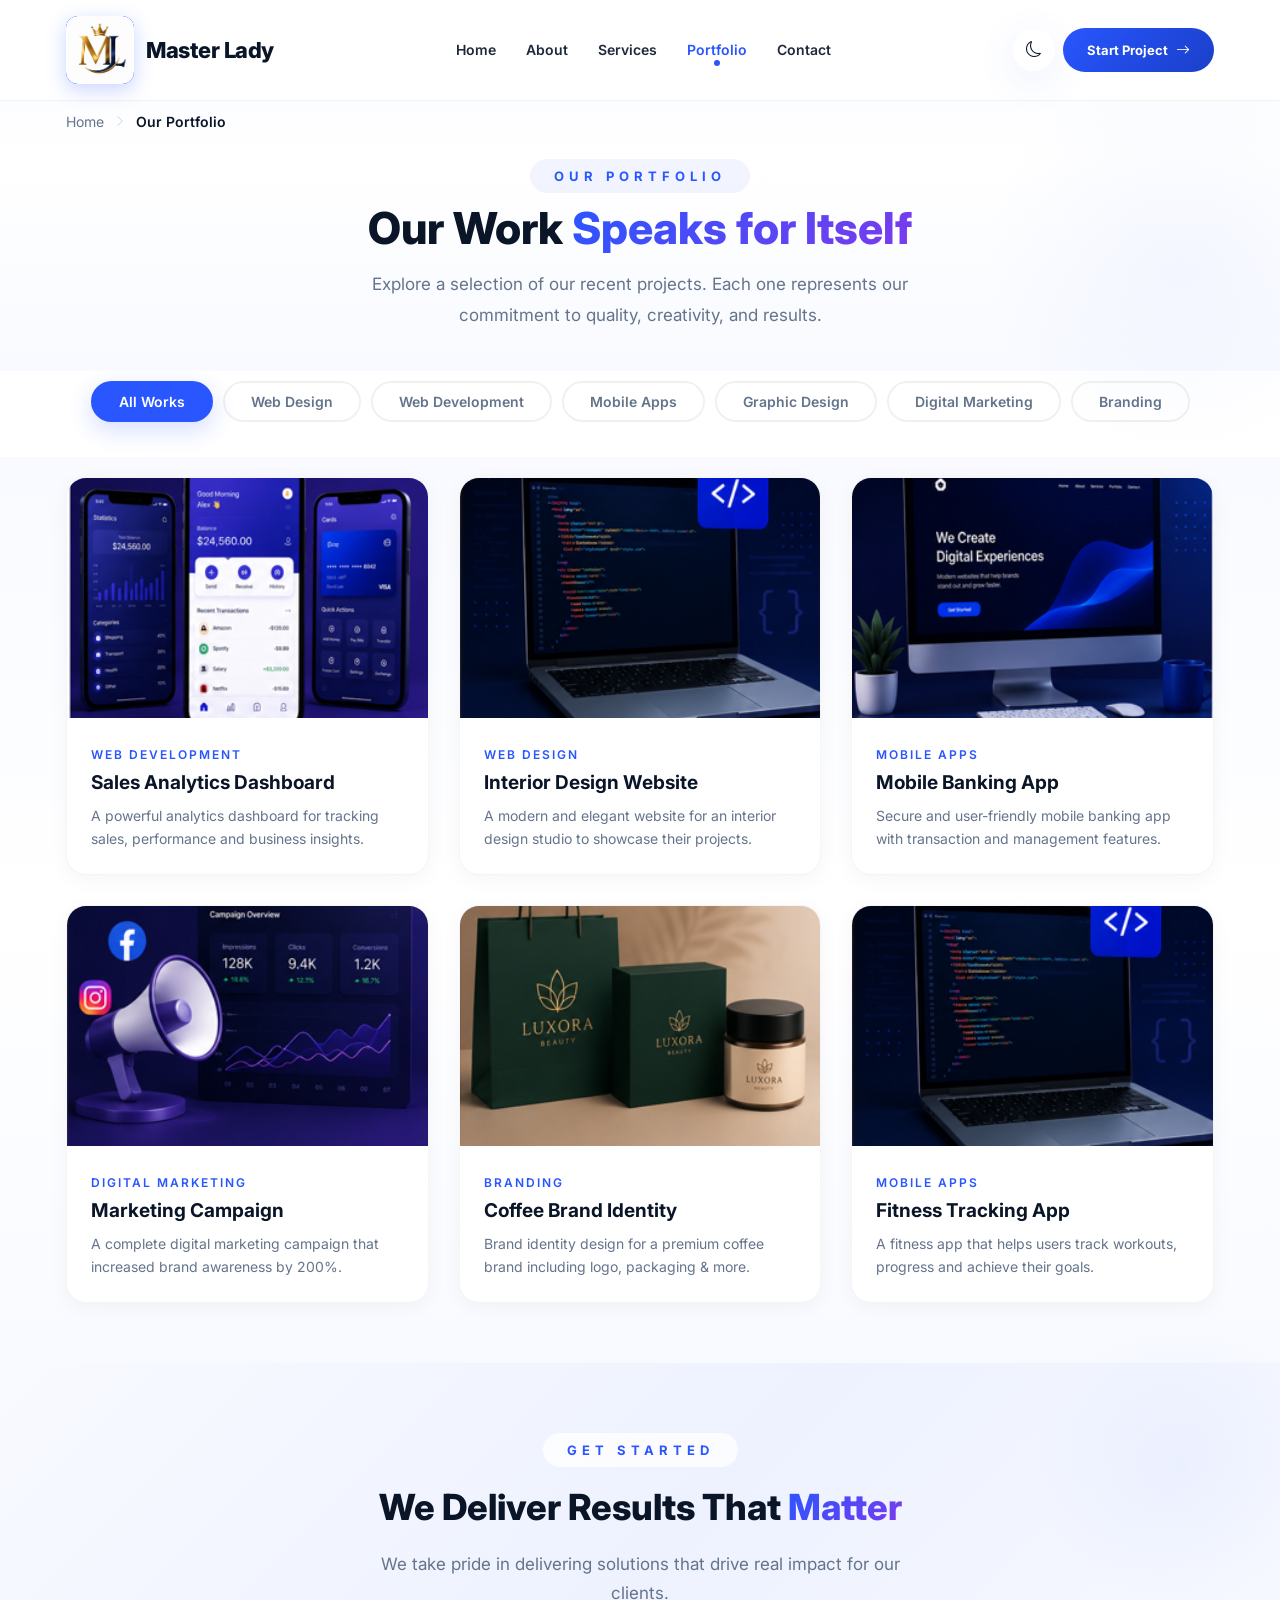
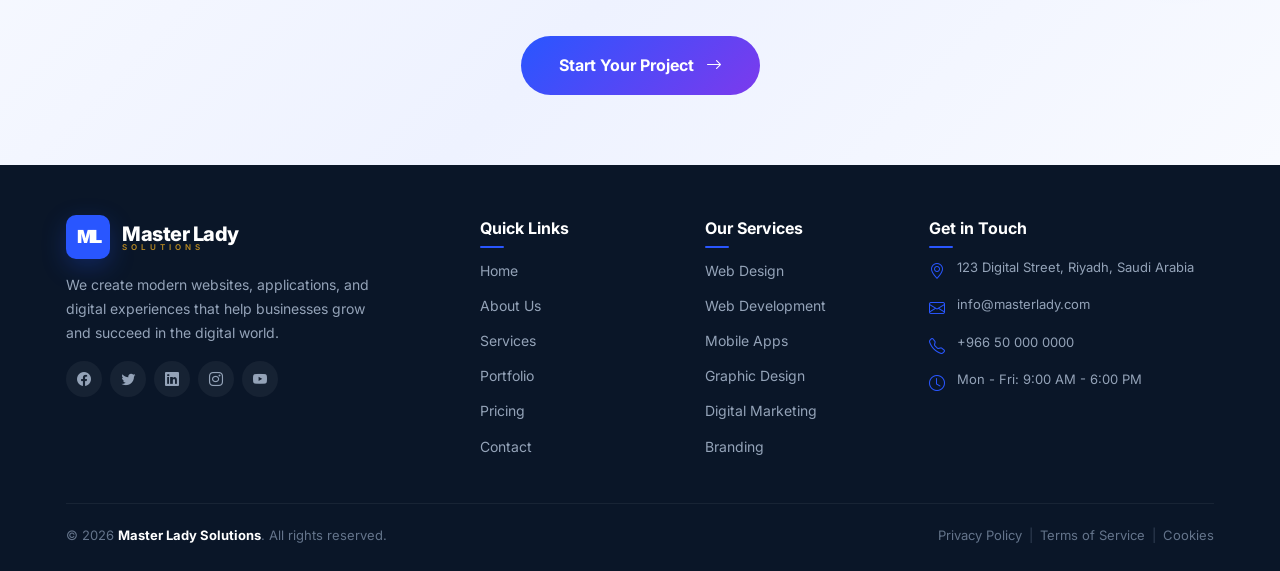
<file: Portfolio.html>
<!DOCTYPE html>
<html lang="en">
<head>
    <meta charset="UTF-8" />
    <meta name="viewport" content="width=device-width, initial-scale=1.0" />
    <title>Portfolio - Master Lady Solutions</title>

    <!-- Google Fonts -->
    <link rel="preconnect" href="https://fonts.googleapis.com" />
    <link rel="preconnect" href="https://fonts.gstatic.com" crossorigin />
    <link href="https://fonts.googleapis.com/css2?family=Inter:wght@300;400;500;600;700;800;900&display=swap" rel="stylesheet" />

    <!-- Bootstrap Icons -->
    <link rel="stylesheet" href="https://cdn.jsdelivr.net/npm/bootstrap-icons@1.11.3/font/bootstrap-icons.min.css" />

    <style>
        /* ============================================
                   ROOT VARIABLES
                ============================================ */
        :root {
            --primary: #2956ff;
            --primary-dark: #1a3fc9;
            --primary-light: #eef2ff;
            --dark: #0a1628;
            --gray: #64748b;
            --light-gray: #94a3b8;
            --bg: #f8faff;
            --white: #ffffff;
            --gold: #b88922;
            --shadow: 0 10px 40px rgba(41, 86, 255, 0.10);
            --shadow-hover: 0 20px 60px rgba(41, 86, 255, 0.25);
            --radius: 60px;
            --transition: 0.4s cubic-bezier(0.25, 0.46, 0.45, 0.94);
        }

        /* ============================================
                   RESET & BASE
                ============================================ */
        * {
            margin: 0;
            padding: 0;
            box-sizing: border-box;
        }

        html {
            scroll-behavior: smooth;
        }

        body {
            font-family: 'Inter', sans-serif;
            background: #ffffff;
            color: var(--dark);
            overflow-x: hidden;
            line-height: 1.7;
            direction: ltr;
            min-height: 100vh;
        }

        a {
            text-decoration: none;
            color: inherit;
        }

        ul {
            list-style: none;
        }

        .container {
            width: 92%;
            max-width: 1200px;
            margin: auto;
            padding: 0 15px;
        }

        img {
            max-width: 100%;
            height: auto;
            display: block;
        }

        /* ============================================
                   HEADER
                ============================================ */
        .header {
            position: fixed;
            width: 100%;
            left: 0;
            top: 0;
            z-index: 999;
            padding: 16px 0;
            background: rgba(255, 255, 255, 0.92);
            backdrop-filter: blur(16px);
            -webkit-backdrop-filter: blur(16px);
            border-bottom: 1px solid rgba(0, 0, 0, 0.05);
            transition: var(--transition);
        }

        .header.scrolled {
            background: rgba(255, 255, 255, 0.98);
            backdrop-filter: blur(20px);
            -webkit-backdrop-filter: blur(20px);
            box-shadow: 0 4px 30px rgba(0, 0, 0, 0.06);
        }

        .header .container {
            display: flex;
            justify-content: space-between;
            align-items: center;
            gap: 10px;
        }

        /* ===== LOGO ===== */
        .logo {
            display: flex;
            align-items: center;
            gap: 12px;
            flex-shrink: 0;
        }

        .logo-icon {
            width: 68px;
            height: 68px;
            min-width: 48px;
            background: var(--primary);
            border-radius: 12px;
            display: flex;
            align-items: center;
            justify-content: center;
            box-shadow: 0 6px 20px rgba(41, 86, 255, 0.25);
            overflow: hidden;
        }

        .logo-icon img {
            width: 100%;
            height: 100%;
            object-fit: cover;
            border-radius: 12px;
        }

        .logo-icon .ml-text {
            font-size: 22px;
            font-weight: 900;
            color: white;
            letter-spacing: -2px;
            font-family: 'Inter', sans-serif;
        }

        .logo-text {
            display: flex;
            flex-direction: column;
            line-height: 1.1;
        }

        .logo-text h2 {
            font-size: 22px;
            font-weight: 800;
            color: var(--dark);
            letter-spacing: -0.5px;
            margin: 0;
        }

        .logo-text span {
            font-size: 9px;
            letter-spacing: 5px;
            color: var(--gold);
            font-weight: 600;
            text-transform: uppercase;
            display: block;
            margin-top: -2px;
        }

        /* Navigation */
        .navbar ul {
            display: flex;
            gap: 30px;
        }

        .navbar a {
            color: #1e293b;
            font-weight: 600;
            font-size: 14px;
            position: relative;
            transition: var(--transition);
            white-space: nowrap;
        }

        .navbar a:hover,
        .navbar .active {
            color: var(--primary);
        }

        .navbar .active::after {
            content: "";
            position: absolute;
            left: 50%;
            transform: translateX(-50%);
            bottom: -8px;
            width: 6px;
            height: 6px;
            border-radius: 50%;
            background: var(--primary);
        }

        /* Header Right */
        .header-right {
            display: flex;
            align-items: center;
            gap: 8px;
            flex-shrink: 0;
        }

        .theme-btn {
            width: 42px;
            height: 42px;
            border-radius: 50%;
            border: none;
            background: var(--white);
            box-shadow: var(--shadow);
            cursor: pointer;
            font-size: 16px;
            display: flex;
            align-items: center;
            justify-content: center;
            transition: var(--transition);
            color: var(--dark);
        }

        .theme-btn:hover {
            transform: rotate(20deg);
            box-shadow: var(--shadow-hover);
        }

        .project-btn {
            background: linear-gradient(135deg, #2956ff, #1a3fc9);
            color: var(--white);
            padding: 10px 24px;
            border-radius: var(--radius);
            display: flex;
            align-items: center;
            gap: 8px;
            font-weight: 700;
            font-size: 13px;
            transition: var(--transition);
            border: none;
            cursor: pointer;
            white-space: nowrap;
        }

        .project-btn i {
            font-size: 14px;
            transition: var(--transition);
        }

        .project-btn:hover {
            transform: translateY(-3px) scale(1.02);
            box-shadow: 0 15px 40px rgba(41, 86, 255, 0.35);
        }

        .project-btn:hover i {
            transform: translateX(6px);
        }

        .project-btn .btn-text {
            display: inline;
        }

        .menu-btn {
            display: none;
            background: var(--white);
            border: none;
            width: 42px;
            height: 42px;
            border-radius: 50%;
            font-size: 20px;
            box-shadow: var(--shadow);
            cursor: pointer;
            color: var(--dark);
            align-items: center;
            justify-content: center;
        }

        /* ============================================
                   BREADCRUMB
                ============================================ */
        .breadcrumb-section {
            padding: 110px 0 25px;
            background: linear-gradient(180deg, #f8faff 0%, #ffffff 100%);
        }

        .breadcrumb {
            display: flex;
            align-items: center;
            gap: 10px;
            font-size: 14px;
            color: var(--gray);
        }

        .breadcrumb a {
            color: var(--gray);
            transition: var(--transition);
        }

        .breadcrumb a:hover {
            color: var(--primary);
        }

        .breadcrumb .current {
            color: var(--dark);
            font-weight: 600;
        }

        .breadcrumb i {
            font-size: 12px;
            color: #cbd5e1;
        }

        /* ============================================
                   PORTFOLIO HERO
                ============================================ */
        .portfolio-hero {
            padding: 0 0 40px;
            background: linear-gradient(180deg, #ffffff 0%, #f8faff 100%);
            text-align: center;
            position: relative;
        }

        .portfolio-hero::before {
            content: '';
            position: absolute;
            top: -100px;
            right: -100px;
            width: 400px;
            height: 400px;
            background: radial-gradient(circle, rgba(41, 86, 255, 0.04) 0%, transparent 70%);
            border-radius: 50%;
            pointer-events: none;
        }

        .portfolio-hero .container {
            position: relative;
            z-index: 2;
        }

        .portfolio-hero .tag {
            display: inline-block;
            font-size: 13px;
            font-weight: 700;
            color: var(--primary);
            letter-spacing: 5px;
            text-transform: uppercase;
            margin-bottom: 10px;
            background: rgba(41, 86, 255, 0.06);
            padding: 6px 24px;
            border-radius: 30px;
        }

        .portfolio-hero h1 {
            font-size: 44px;
            font-weight: 800;
            color: var(--dark);
            line-height: 1.15;
            margin-bottom: 16px;
        }

        .portfolio-hero h1 span {
            background: linear-gradient(135deg, #2956ff, #7c3aed);
            -webkit-background-clip: text;
            -webkit-text-fill-color: transparent;
            background-clip: text;
        }

        .portfolio-hero p {
            font-size: 17px;
            color: var(--gray);
            max-width: 580px;
            margin: 0 auto;
            line-height: 1.8;
        }

        /* ============================================
                   FILTER
                ============================================ */
        .filter-section {
            padding: 10px 0 35px;
            background: #ffffff;
        }

        .filter-buttons {
            display: flex;
            flex-wrap: wrap;
            gap: 10px;
            justify-content: center;
        }

        .filter-btn {
            padding: 10px 26px;
            border-radius: 40px;
            border: 2px solid rgba(0, 0, 0, 0.06);
            background: transparent;
            font-size: 14px;
            font-weight: 600;
            color: var(--gray);
            cursor: pointer;
            transition: var(--transition);
            font-family: 'Inter', sans-serif;
        }

        .filter-btn:hover {
            border-color: var(--primary);
            color: var(--primary);
        }

        .filter-btn.active {
            background: var(--primary);
            color: white;
            border-color: var(--primary);
            box-shadow: 0 8px 25px rgba(41, 86, 255, 0.20);
        }

        /* ============================================
                   PORTFOLIO GRID
                ============================================ */
        .portfolio-grid-section {
            padding: 20px 0 60px;
            background: linear-gradient(180deg, #f8faff 0%, #ffffff 50%, #f8faff 100%);
        }

        .portfolio-grid {
            display: grid;
            grid-template-columns: repeat(3, 1fr);
            gap: 30px;
        }

        .portfolio-item {
            background: var(--white);
            border-radius: 20px;
            overflow: hidden;
            box-shadow: 0 4px 20px rgba(0, 0, 0, 0.04);
            transition: var(--transition);
            border: 1px solid rgba(0, 0, 0, 0.04);
        }

        .portfolio-item:hover {
            transform: translateY(-10px);
            box-shadow: 0 25px 60px rgba(41, 86, 255, 0.10);
            border-color: rgba(41, 86, 255, 0.10);
        }

        .portfolio-item .image {
            width: 100%;
            height: 240px;
            overflow: hidden;
            position: relative;
            background: linear-gradient(135deg, var(--primary), var(--primary-dark));
        }

        .portfolio-item .image img {
            width: 100%;
            height: 100%;
            object-fit: cover;
            transition: var(--transition);
        }

        .portfolio-item:hover .image img {
            transform: scale(1.05);
        }

        .portfolio-item .image .overlay {
            position: absolute;
            top: 0;
            left: 0;
            right: 0;
            bottom: 0;
            background: rgba(41, 86, 255, 0.85);
            display: flex;
            align-items: center;
            justify-content: center;
            opacity: 0;
            transition: var(--transition);
        }

        .portfolio-item:hover .image .overlay {
            opacity: 1;
        }

        .portfolio-item .image .overlay a {
            color: white;
            font-size: 15px;
            font-weight: 600;
            padding: 12px 28px;
            border: 2px solid white;
            border-radius: 40px;
            transition: var(--transition);
            display: flex;
            align-items: center;
            gap: 10px;
            background: rgba(255, 255, 255, 0.05);
        }

        .portfolio-item .image .overlay a:hover {
            background: white;
            color: var(--primary);
            box-shadow: 0 8px 30px rgba(0, 0, 0, 0.20);
        }

        .portfolio-item .content {
            padding: 22px 24px 24px;
        }

        .portfolio-item .content .category {
            font-size: 12px;
            font-weight: 600;
            color: var(--primary);
            text-transform: uppercase;
            letter-spacing: 2px;
            margin-bottom: 4px;
        }

        .portfolio-item .content h3 {
            font-size: 19px;
            font-weight: 700;
            color: var(--dark);
            margin-bottom: 6px;
        }

        .portfolio-item .content p {
            font-size: 14px;
            color: var(--gray);
            line-height: 1.6;
        }

        /* ============================================
                   CTA PORTFOLIO
                ============================================ */
        .cta-portfolio {
            padding: 70px 0;
            background: linear-gradient(135deg, #f8faff 0%, #eef2ff 50%, #f8faff 100%);
            text-align: center;
            position: relative;
        }

        .cta-portfolio::before {
            content: '';
            position: absolute;
            top: -50px;
            right: -50px;
            width: 300px;
            height: 300px;
            background: radial-gradient(circle, rgba(41, 86, 255, 0.04) 0%, transparent 70%);
            border-radius: 50%;
            pointer-events: none;
        }

        .cta-portfolio .container {
            position: relative;
            z-index: 2;
        }

        .cta-portfolio .section-tag {
            display: inline-block;
            font-size: 13px;
            font-weight: 700;
            color: var(--primary);
            letter-spacing: 5px;
            text-transform: uppercase;
            margin-bottom: 10px;
            background: rgba(255, 255, 255, 0.8);
            padding: 6px 24px;
            border-radius: 30px;
        }

        .cta-portfolio h2 {
            font-size: 36px;
            font-weight: 800;
            color: var(--dark);
            margin-bottom: 12px;
        }

        .cta-portfolio h2 span {
            background: linear-gradient(135deg, #2956ff, #7c3aed);
            -webkit-background-clip: text;
            -webkit-text-fill-color: transparent;
            background-clip: text;
        }

        .cta-portfolio p {
            font-size: 17px;
            color: var(--gray);
            max-width: 520px;
            margin: 0 auto 28px;
        }

        .cta-portfolio .cta-btn {
            display: inline-flex;
            align-items: center;
            gap: 12px;
            background: linear-gradient(135deg, #2956ff, #7c3aed);
            color: white;
            padding: 16px 38px;
            border-radius: var(--radius);
            font-weight: 700;
            font-size: 16px;
            transition: var(--transition);
            border: none;
            cursor: pointer;
        }

        .cta-portfolio .cta-btn:hover {
            transform: translateY(-3px);
            box-shadow: 0 15px 40px rgba(41, 86, 255, 0.35);
        }

        .cta-portfolio .cta-btn i {
            transition: var(--transition);
        }

        .cta-portfolio .cta-btn:hover i {
            transform: translateX(6px);
        }

        /* ============================================
                   FOOTER
                ============================================ */
        .footer {
            background: var(--dark);
            color: #94a3b8;
            padding: 50px 0 0;
        }

        .footer-grid {
            display: grid;
            grid-template-columns: 2fr 1fr 1fr 1.5fr;
            gap: 35px;
            padding-bottom: 35px;
            border-bottom: 1px solid rgba(255, 255, 255, 0.06);
        }

        .footer-brand .logo {
            display: flex;
            align-items: center;
            gap: 12px;
            margin-bottom: 14px;
            justify-content: flex-start;
        }

        .footer-brand .logo-icon {
            width: 44px;
            height: 44px;
            min-width: 44px;
            background: var(--primary);
            border-radius: 10px;
            display: flex;
            align-items: center;
            justify-content: center;
            box-shadow: 0 8px 24px rgba(41, 86, 255, 0.25);
        }

        .footer-brand .logo-icon .ml-text {
            font-size: 18px;
            font-weight: 900;
            color: white;
            letter-spacing: -2px;
            font-family: 'Inter', sans-serif;
        }

        .footer-brand .logo-text h2 {
            font-size: 20px;
            font-weight: 800;
            color: white;
            letter-spacing: -0.5px;
            margin: 0;
        }

        .footer-brand .logo-text span {
            font-size: 8px;
            letter-spacing: 4px;
            color: var(--gold);
            font-weight: 600;
            text-transform: uppercase;
            display: block;
            margin-top: -2px;
        }

        .footer-desc {
            font-size: 14px;
            line-height: 1.7;
            color: #94a3b8;
            max-width: 320px;
            margin-bottom: 16px;
        }

        .footer-social {
            display: flex;
            gap: 8px;
            flex-wrap: wrap;
        }

        .footer-social a {
            width: 36px;
            height: 36px;
            border-radius: 50%;
            background: rgba(255, 255, 255, 0.05);
            display: flex;
            align-items: center;
            justify-content: center;
            color: #94a3b8;
            transition: var(--transition);
            font-size: 14px;
        }

        .footer-social a:hover {
            background: var(--primary);
            color: white;
            transform: translateY(-3px);
            box-shadow: 0 8px 25px rgba(41, 86, 255, 0.30);
        }

        .footer-links h4,
        .footer-contact h4 {
            font-size: 16px;
            font-weight: 700;
            color: white;
            margin-bottom: 14px;
            position: relative;
        }

        .footer-links h4::after,
        .footer-contact h4::after {
            content: '';
            position: absolute;
            bottom: -5px;
            left: 0;
            width: 24px;
            height: 2px;
            background: var(--primary);
            border-radius: 2px;
        }

        .footer-links ul {
            list-style: none;
            margin-top: 10px;
        }

        .footer-links ul li {
            margin-bottom: 8px;
        }

        .footer-links ul li a {
            color: #94a3b8;
            transition: var(--transition);
            font-size: 14px;
        }

        .footer-links ul li a:hover {
            color: white;
        }

        .footer-contact ul {
            list-style: none;
            margin-top: 10px;
        }

        .footer-contact ul li {
            display: flex;
            align-items: flex-start;
            gap: 10px;
            margin-bottom: 10px;
            font-size: 13px;
            color: #94a3b8;
            line-height: 1.6;
        }

        .footer-contact ul li i {
            color: var(--primary);
            font-size: 16px;
            margin-top: 2px;
            flex-shrink: 0;
            width: 18px;
        }

        .footer-contact ul li a {
            color: #94a3b8;
            transition: var(--transition);
        }

        .footer-contact ul li a:hover {
            color: white;
        }

        .footer-bottom {
            display: flex;
            justify-content: space-between;
            align-items: center;
            padding: 20px 0 25px;
            flex-wrap: wrap;
            gap: 10px;
        }

        .footer-bottom p {
            font-size: 13px;
            color: #64748b;
        }

        .footer-bottom p strong {
            color: white;
        }

        .footer-bottom-links {
            display: flex;
            gap: 18px;
            flex-wrap: wrap;
        }

        .footer-bottom-links a {
            font-size: 13px;
            color: #64748b;
            transition: var(--transition);
            position: relative;
        }

        .footer-bottom-links a::after {
            content: '|';
            position: absolute;
            right: -11px;
            color: #334155;
        }

        .footer-bottom-links a:last-child::after {
            display: none;
        }

        .footer-bottom-links a:hover {
            color: white;
        }

        /* ============================================
                   RESPONSIVE
                ============================================ */

        /* Tablet */
        @media (max-width: 992px) {
            .portfolio-hero h1 {
                font-size: 36px;
            }

            .portfolio-hero::before {
                display: none;
            }

            .portfolio-grid {
                grid-template-columns: repeat(2, 1fr);
                gap: 25px;
            }

            .footer-grid {
                grid-template-columns: 1fr 1fr;
                gap: 30px;
            }

            .footer-brand {
                grid-column: 1 / -1;
            }

            .footer-desc {
                max-width: 100%;
            }
        }

        /* Mobile */
        @media (max-width: 768px) {
            /* Header */
            .header {
                padding: 12px 0;
            }

            .header .container {
                gap: 8px;
            }

            .logo {
                gap: 10px;
            }

            .logo-icon {
                width: 40px;
                height: 40px;
                min-width: 40px;
            }

            .logo-icon .ml-text {
                font-size: 18px;
            }

            .logo-text h2 {
                font-size: 18px;
            }

            .logo-text span {
                font-size: 7px;
                letter-spacing: 3px;
            }

            /* Navigation */
            .navbar ul {
                display: none;
                flex-direction: column;
                position: absolute;
                top: 100%;
                left: 0;
                width: 100%;
                background: var(--white);
                padding: 20px 24px;
                box-shadow: 0 20px 50px rgba(0, 0, 0, 0.12);
                border-radius: 0 0 20px 20px;
                gap: 14px;
                text-align: center;
                border-top: 1px solid rgba(0, 0, 0, 0.04);
            }

            .navbar ul.open {
                display: flex;
            }

            .navbar a {
                font-size: 15px;
                padding: 6px 0;
                display: block;
            }

            .navbar .active::after {
                bottom: 2px;
            }

            .menu-btn {
                display: flex;
                align-items: center;
                justify-content: center;
                width: 40px;
                height: 40px;
                min-width: 40px;
                font-size: 18px;
            }

            .project-btn .btn-text {
                display: none;
            }

            .project-btn {
                padding: 10px 14px;
                font-size: 14px;
                gap: 6px;
                min-width: 44px;
                justify-content: center;
            }

            .theme-btn {
                width: 40px;
                height: 40px;
                min-width: 40px;
                font-size: 15px;
            }

            .header-right {
                gap: 6px;
            }

            /* Breadcrumb */
            .breadcrumb-section {
                padding: 100px 0 20px;
            }

            /* Hero */
            .portfolio-hero h1 {
                font-size: 30px;
            }

            .portfolio-hero p {
                font-size: 15px;
            }

            .portfolio-hero .tag {
                font-size: 12px;
                padding: 5px 18px;
            }

            /* Filter */
            .filter-btn {
                padding: 8px 18px;
                font-size: 13px;
            }

            .filter-buttons {
                gap: 8px;
            }

            /* Grid */
            .portfolio-grid {
                grid-template-columns: 1fr 1fr;
                gap: 20px;
            }

            .portfolio-item .image {
                height: 180px;
            }

            .portfolio-item .content {
                padding: 18px 18px 20px;
            }

            .portfolio-item .content h3 {
                font-size: 17px;
            }

            .portfolio-item .content p {
                font-size: 13px;
            }

            /* CTA */
            .cta-portfolio {
                padding: 50px 0;
            }

            .cta-portfolio h2 {
                font-size: 28px;
            }

            .cta-portfolio p {
                font-size: 15px;
            }

            /* Footer */
            .footer {
                padding: 40px 0 0;
            }

            .footer-grid {
                grid-template-columns: 1fr 1fr;
                gap: 20px;
                padding-bottom: 25px;
                text-align: center;
            }

            .footer-brand {
                grid-column: 1 / -1;
            }

            .footer-brand .logo {
                justify-content: center;
            }

            .footer-desc {
                text-align: center;
                margin: 0 auto 16px;
            }

            .footer-social {
                justify-content: center;
            }

            .footer-links h4::after,
            .footer-contact h4::after {
                left: 50%;
                transform: translateX(-50%);
            }

            .footer-contact ul li {
                justify-content: center;
            }

            .footer-bottom {
                flex-direction: column;
                text-align: center;
                padding: 18px 0 22px;
            }

            .footer-bottom-links {
                justify-content: center;
                gap: 14px;
            }

            .footer-bottom-links a::after {
                right: -9px;
            }

            .cta-portfolio::before {
                display: none;
            }
        }

        /* Small Mobile */
        @media (max-width: 480px) {
            .container {
                width: 95%;
                padding: 0 10px;
            }

            /* Header */
            .logo-icon {
                width: 36px;
                height: 36px;
                min-width: 36px;
            }

            .logo-icon .ml-text {
                font-size: 16px;
            }

            .logo-text h2 {
                font-size: 16px;
            }

            .logo-text span {
                font-size: 6px;
                letter-spacing: 2px;
            }

            .theme-btn {
                width: 36px;
                height: 36px;
                min-width: 36px;
                font-size: 13px;
            }

            .menu-btn {
                width: 36px;
                height: 36px;
                min-width: 36px;
                font-size: 16px;
            }

            .project-btn {
                padding: 8px 12px;
                font-size: 12px;
                min-width: 38px;
            }

            /* Hero */
            .portfolio-hero h1 {
                font-size: 26px;
            }

            /* Filter */
            .filter-btn {
                padding: 6px 14px;
                font-size: 12px;
            }

            /* Grid */
            .portfolio-grid {
                grid-template-columns: 1fr;
                gap: 18px;
            }

            .portfolio-item .image {
                height: 200px;
            }

            .portfolio-item .image .overlay a {
                padding: 10px 20px;
                font-size: 14px;
            }

            /* CTA */
            .cta-portfolio h2 {
                font-size: 24px;
            }

            .cta-portfolio p {
                font-size: 14px;
            }

            .cta-portfolio .cta-btn {
                padding: 14px 28px;
                font-size: 14px;
            }

            /* Footer */
            .footer-grid {
                grid-template-columns: 1fr;
                gap: 18px;
            }

            .footer-contact ul li {
                justify-content: center;
            }

            .footer-bottom-links {
                gap: 10px;
            }

            .footer-bottom-links a {
                font-size: 12px;
            }

            .footer-bottom-links a::after {
                right: -7px;
            }
        }

        /* Very Small Mobile */
        @media (max-width: 360px) {
            .portfolio-hero h1 {
                font-size: 22px;
            }

            .filter-btn {
                padding: 5px 12px;
                font-size: 11px;
            }

            .portfolio-item .image {
                height: 160px;
            }

            .portfolio-item .content h3 {
                font-size: 15px;
            }

            .portfolio-item .content p {
                font-size: 12px;
            }
        }
    </style>
</head>

<body>

    <!-- ===== HEADER ===== -->
    <header class="header" id="header">
        <div class="container">
            <a href="index.html" class="logo">
                <div class="logo-icon">
                <img src="images/logo.png" alt="Master Lady Logo" />
                </div>
                <div class="logo-text">
                    <h2>Master Lady</h2>
                </div>
            </a>

            <nav class="navbar">
                <ul id="navMenu">
                    <li><a href="index.html">Home</a></li>
                    <li><a href="about.html">About</a></li>
                    <li><a href="services.html">Services</a></li>
                    <li><a href="portfolio.html" class="active">Portfolio</a></li>
                    <li><a href="contact.html">Contact</a></li>
                </ul>
            </nav>

            <div class="header-right">
                <button class="theme-btn" id="themeToggle">
                    <i class="bi bi-moon"></i>
                </button>
                <a href="quote.html" class="project-btn">
                    <span class="btn-text">Start Project</span>
                    <i class="bi bi-arrow-right"></i>
                </a>
                <button class="menu-btn" id="menuToggle">
                    <i class="bi bi-list"></i>
                </button>
            </div>
        </div>
    </header>

    <!-- ===== BREADCRUMB ===== -->
    <section class="breadcrumb-section">
        <div class="container">
            <div class="breadcrumb">
                <a href="index.html">Home</a>
                <i class="bi bi-chevron-right"></i>
                <span class="current">Our Portfolio</span>
            </div>
        </div>
    </section>

    <!-- ===== PORTFOLIO HERO ===== -->
    <section class="portfolio-hero">
        <div class="container">
            <div class="tag">Our Portfolio</div>
            <h1>Our Work <span>Speaks for Itself</span></h1>
            <p>Explore a selection of our recent projects. Each one represents our commitment to quality, creativity, and results.</p>
        </div>
    </section>

    <!-- ===== FILTER ===== -->
    <section class="filter-section">
        <div class="container">
            <div class="filter-buttons">
                <button class="filter-btn active" data-filter="all">All Works</button>
                <button class="filter-btn" data-filter="web-design">Web Design</button>
                <button class="filter-btn" data-filter="web-dev">Web Development</button>
                <button class="filter-btn" data-filter="mobile-apps">Mobile Apps</button>
                <button class="filter-btn" data-filter="graphic-design">Graphic Design</button>
                <button class="filter-btn" data-filter="digital-marketing">Digital Marketing</button>
                <button class="filter-btn" data-filter="branding">Branding</button>
            </div>
        </div>
    </section>

    <!-- ===== PORTFOLIO GRID ===== -->
    <section class="portfolio-grid-section">
        <div class="container">
            <div class="portfolio-grid" id="portfolioGrid">
                <!-- Project 1 -->
                <div class="portfolio-item" data-category="web-dev">
                    <div class="image">
                        <img src="images/Portfolio1.png" alt="Sales Analytics Dashboard" />
                        <div class="overlay">
                            <a href="#">View Project <i class="bi bi-arrow-right"></i></a>
                        </div>
                    </div>
                    <div class="content">
                        <span class="category">Web Development</span>
                        <h3>Sales Analytics Dashboard</h3>
                        <p>A powerful analytics dashboard for tracking sales, performance and business insights.</p>
                    </div>
                </div>

                <!-- Project 2 -->
                <div class="portfolio-item" data-category="web-design">
                    <div class="image">
                        <img src="images/Portfolio2.png" alt="Interior Design Website" />
                        <div class="overlay">
                            <a href="#">View Project <i class="bi bi-arrow-right"></i></a>
                        </div>
                    </div>
                    <div class="content">
                        <span class="category">Web Design</span>
                        <h3>Interior Design Website</h3>
                        <p>A modern and elegant website for an interior design studio to showcase their projects.</p>
                    </div>
                </div>

                <!-- Project 3 -->
                <div class="portfolio-item" data-category="mobile-apps">
                    <div class="image">
                        <img src="images/Portfolio3.png" alt="Mobile Banking App" />
                        <div class="overlay">
                            <a href="#">View Project <i class="bi bi-arrow-right"></i></a>
                        </div>
                    </div>
                    <div class="content">
                        <span class="category">Mobile Apps</span>
                        <h3>Mobile Banking App</h3>
                        <p>Secure and user-friendly mobile banking app with transaction and management features.</p>
                    </div>
                </div>

                <!-- Project 4 -->
                <div class="portfolio-item" data-category="digital-marketing">
                    <div class="image">
                        <img src="images/Portfolio4.png" alt="Marketing Campaign" />
                        <div class="overlay">
                            <a href="#">View Project <i class="bi bi-arrow-right"></i></a>
                        </div>
                    </div>
                    <div class="content">
                        <span class="category">Digital Marketing</span>
                        <h3>Marketing Campaign</h3>
                        <p>A complete digital marketing campaign that increased brand awareness by 200%.</p>
                    </div>
                </div>

                <!-- Project 5 -->
                <div class="portfolio-item" data-category="branding">
                    <div class="image">
                        <img src="images/Portfolio5.png" alt="Coffee Brand Identity" />
                        <div class="overlay">
                            <a href="#">View Project <i class="bi bi-arrow-right"></i></a>
                        </div>
                    </div>
                    <div class="content">
                        <span class="category">Branding</span>
                        <h3>Coffee Brand Identity</h3>
                        <p>Brand identity design for a premium coffee brand including logo, packaging & more.</p>
                    </div>
                </div>

                <!-- Project 6 -->
                <div class="portfolio-item" data-category="mobile-apps">
                    <div class="image">
                        <img src="images/Portfolio2.png" alt="Fitness Tracking App" />
                        <div class="overlay">
                            <a href="#">View Project <i class="bi bi-arrow-right"></i></a>
                        </div>
                    </div>
                    <div class="content">
                        <span class="category">Mobile Apps</span>
                        <h3>Fitness Tracking App</h3>
                        <p>A fitness app that helps users track workouts, progress and achieve their goals.</p>
                    </div>
                </div>
            </div>
        </div>
    </section>

    <!-- ===== CTA PORTFOLIO ===== -->
    <section class="cta-portfolio">
        <div class="container">
            <div class="section-tag">Get Started</div>
            <h2>We Deliver Results That <span>Matter</span></h2>
            <p>We take pride in delivering solutions that drive real impact for our clients.</p>
            <a href="quote.html" class="cta-btn">
                Start Your Project
                <i class="bi bi-arrow-right"></i>
            </a>
        </div>
    </section>

    <!-- ===== FOOTER ===== -->
    <footer class="footer">
        <div class="container">
            <div class="footer-grid">
                <div class="footer-brand">
                    <div class="logo">
                        <div class="logo-icon">
                            <span class="ml-text">ML</span>
                        </div>
                        <div class="logo-text">
                            <h2 style="color: white;">Master Lady</h2>
                            <span>SOLUTIONS</span>
                        </div>
                    </div>
                    <p class="footer-desc">
                        We create modern websites, applications, and digital experiences that help businesses grow and succeed in the digital world.
                    </p>
                    <div class="footer-social">
                        <a href="#"><i class="bi bi-facebook"></i></a>
                        <a href="#"><i class="bi bi-twitter"></i></a>
                        <a href="#"><i class="bi bi-linkedin"></i></a>
                        <a href="#"><i class="bi bi-instagram"></i></a>
                        <a href="#"><i class="bi bi-youtube"></i></a>
                    </div>
                </div>

                <div class="footer-links">
                    <h4>Quick Links</h4>
                    <ul>
                        <li><a href="index.html">Home</a></li>
                        <li><a href="about.html">About Us</a></li>
                        <li><a href="services.html">Services</a></li>
                        <li><a href="portfolio.html">Portfolio</a></li>
                        <li><a href="pricing.html">Pricing</a></li>
                        <li><a href="contact.html">Contact</a></li>
                    </ul>
                </div>

                <div class="footer-links">
                    <h4>Our Services</h4>
                    <ul>
                        <li><a href="#">Web Design</a></li>
                        <li><a href="#">Web Development</a></li>
                        <li><a href="#">Mobile Apps</a></li>
                        <li><a href="#">Graphic Design</a></li>
                        <li><a href="#">Digital Marketing</a></li>
                        <li><a href="#">Branding</a></li>
                    </ul>
                </div>

                <div class="footer-contact">
                    <h4>Get in Touch</h4>
                    <ul>
                        <li>
                            <i class="bi bi-geo-alt"></i>
                            <span>123 Digital Street, Riyadh, Saudi Arabia</span>
                        </li>
                        <li>
                            <i class="bi bi-envelope"></i>
                            <a href="mailto:info@masterlady.com">info@masterlady.com</a>
                        </li>
                        <li>
                            <i class="bi bi-telephone"></i>
                            <a href="tel:+966500000000">+966 50 000 0000</a>
                        </li>
                        <li>
                            <i class="bi bi-clock"></i>
                            <span>Mon - Fri: 9:00 AM - 6:00 PM</span>
                        </li>
                    </ul>
                </div>
            </div>

            <div class="footer-bottom">
                <p>&copy; 2026 <strong>Master Lady Solutions</strong>. All rights reserved.</p>
                <div class="footer-bottom-links">
                    <a href="#">Privacy Policy</a>
                    <a href="#">Terms of Service</a>
                    <a href="#">Cookies</a>
                </div>
            </div>
        </div>
    </footer>

    <!-- ===== JAVASCRIPT ===== -->
    <script>
        // === Mobile Menu Toggle ===
        const menuToggle = document.getElementById('menuToggle');
        const navMenu = document.getElementById('navMenu');

        menuToggle.addEventListener('click', () => {
            navMenu.classList.toggle('open');
            const icon = menuToggle.querySelector('i');
            icon.classList.toggle('bi-list');
            icon.classList.toggle('bi-x');
        });

        document.querySelectorAll('.navbar a').forEach(link => {
            link.addEventListener('click', () => {
                navMenu.classList.remove('open');
                const icon = menuToggle.querySelector('i');
                icon.classList.add('bi-list');
                icon.classList.remove('bi-x');
            });
        });

        // === Header Scroll Effect ===
        const header = document.getElementById('header');
        window.addEventListener('scroll', () => {
            if (window.scrollY > 50) {
                header.classList.add('scrolled');
            } else {
                header.classList.remove('scrolled');
            }
        });

        // === Theme Toggle ===
        const themeBtn = document.getElementById('themeToggle');
        let isDark = false;

        themeBtn.addEventListener('click', () => {
            isDark = !isDark;
            const root = document.documentElement;
            const icon = themeBtn.querySelector('i');

            if (isDark) {
                root.style.setProperty('--bg', '#0a1628');
                root.style.setProperty('--white', '#1a2332');
                root.style.setProperty('--dark', '#f1f5f9');
                root.style.setProperty('--gray', '#94a3b8');
                document.body.style.background = '#0a1628';
                document.querySelector('.header').style.background = 'rgba(10, 22, 40, 0.95)';
                icon.className = 'bi bi-sun';
            } else {
                root.style.setProperty('--bg', '#f8faff');
                root.style.setProperty('--white', '#ffffff');
                root.style.setProperty('--dark', '#0a1628');
                root.style.setProperty('--gray', '#64748b');
                document.body.style.background = '#ffffff';
                document.querySelector('.header').style.background = 'rgba(255, 255, 255, 0.92)';
                icon.className = 'bi bi-moon';
            }
        });

        // ===== FILTER FUNCTIONALITY =====
        const filterButtons = document.querySelectorAll('.filter-btn');
        const portfolioItems = document.querySelectorAll('.portfolio-item');

        filterButtons.forEach(button => {
            button.addEventListener('click', () => {
                filterButtons.forEach(btn => btn.classList.remove('active'));
                button.classList.add('active');

                const filterValue = button.getAttribute('data-filter');

                portfolioItems.forEach(item => {
                    if (filterValue === 'all' || item.getAttribute('data-category') === filterValue) {
                        item.style.display = 'block';
                        item.style.animation = 'fadeIn 0.5s ease forwards';
                    } else {
                        item.style.display = 'none';
                    }
                });
            });
        });

        // Add fadeIn animation dynamically
        const style = document.createElement('style');
        style.textContent = `
                    @keyframes fadeIn {
                        from { opacity: 0; transform: translateY(20px); }
                        to { opacity: 1; transform: translateY(0); }
                    }
                `;
        document.head.appendChild(style);
    </script>

</body>
</html>
</file>
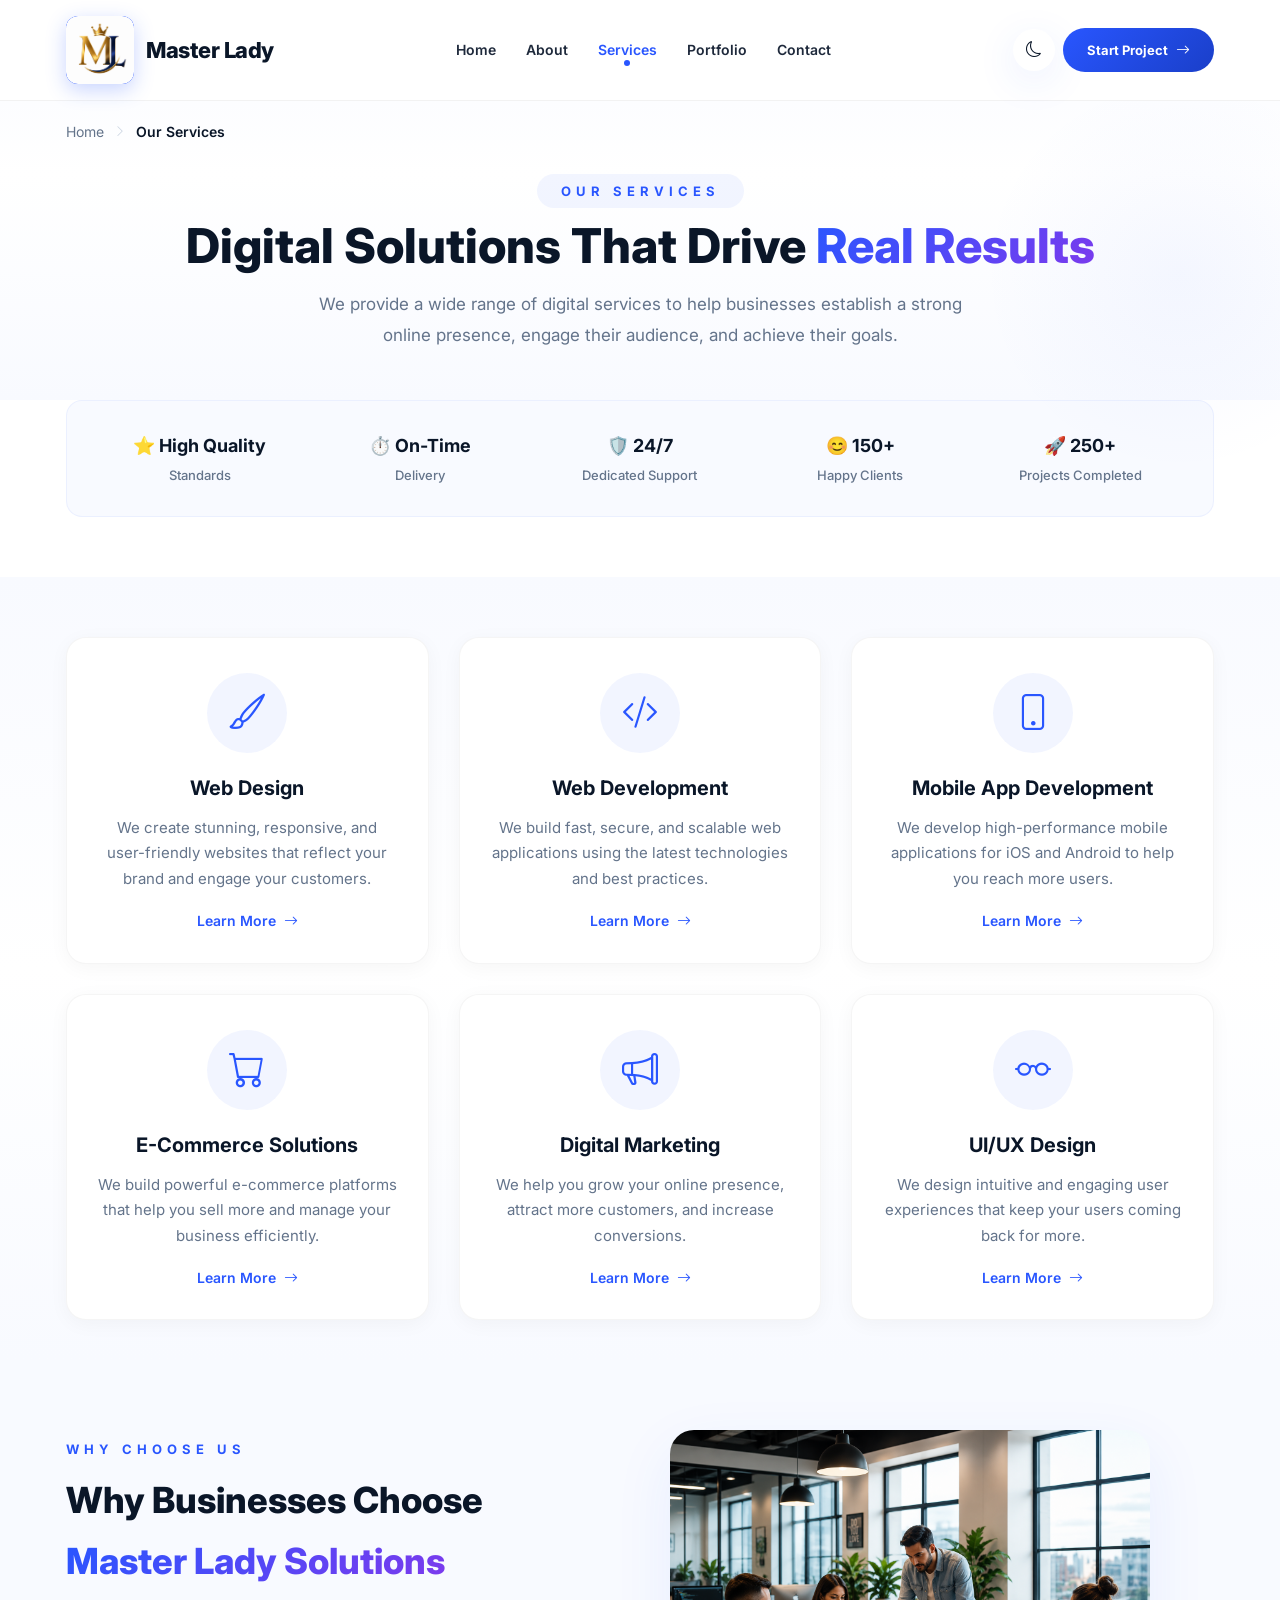
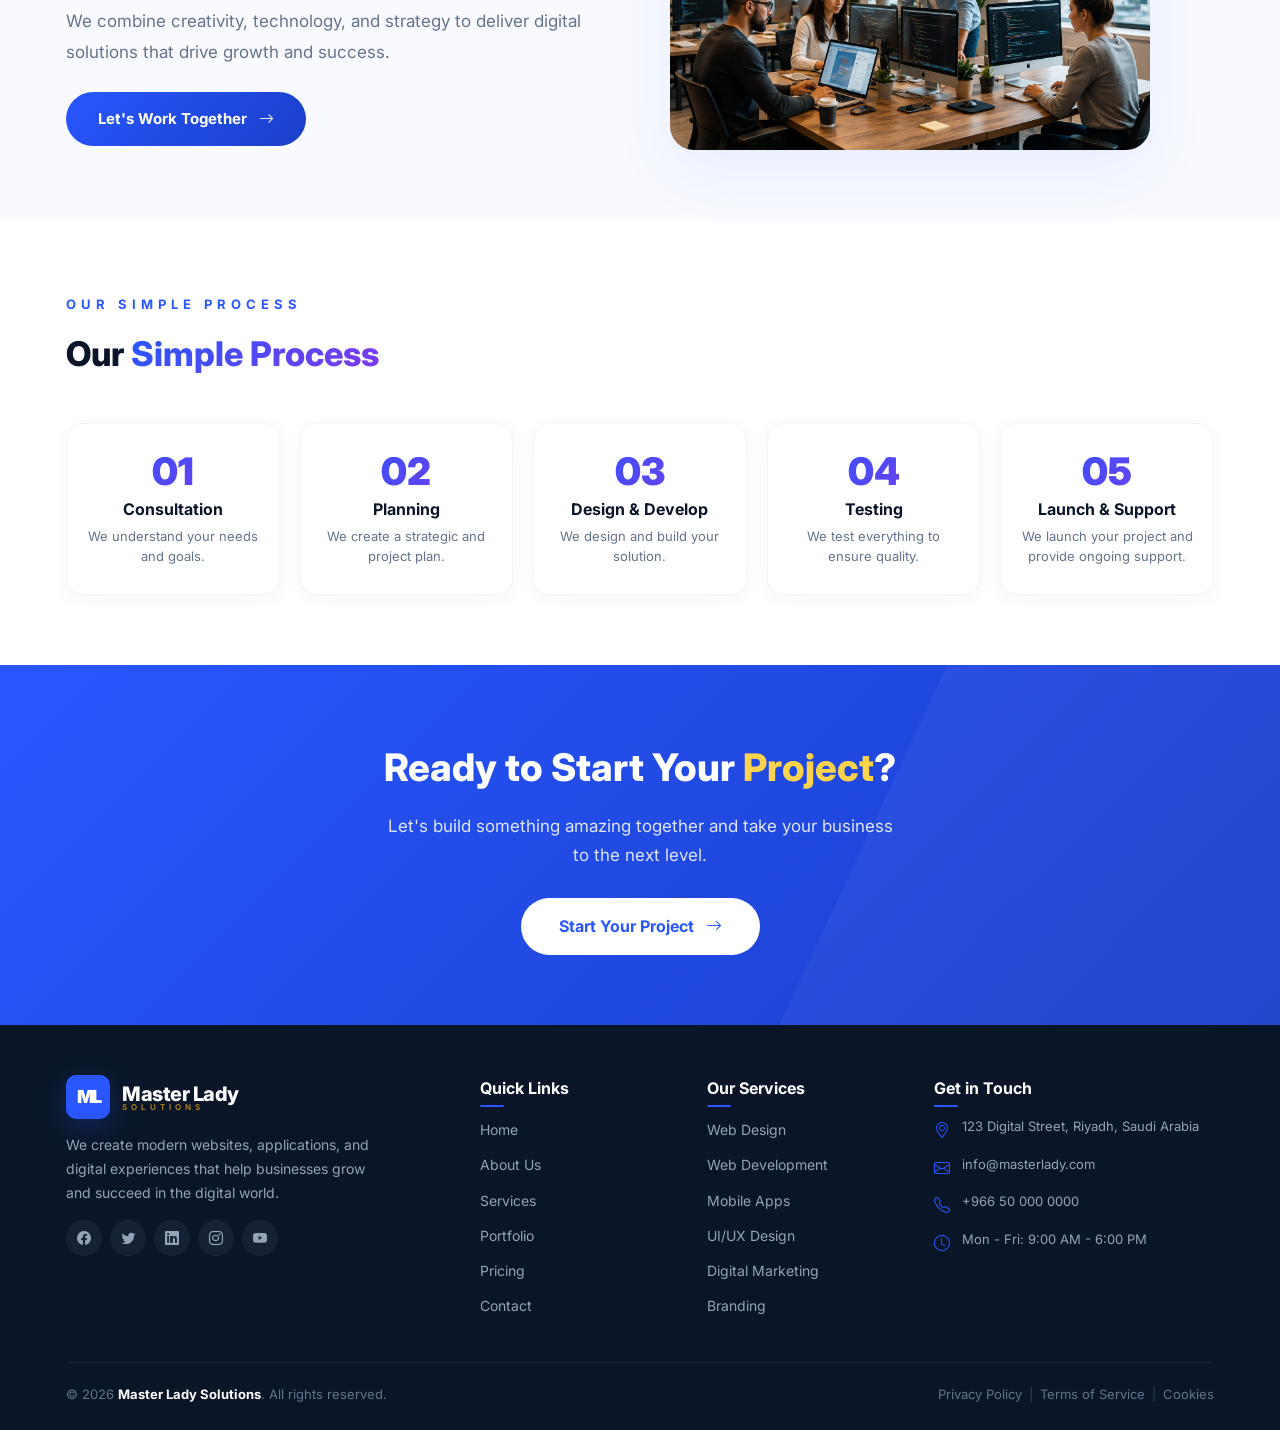
<file: Services.html>
<!DOCTYPE html>
<html lang="en">
<head>
    <meta charset="UTF-8" />
    <meta name="viewport" content="width=device-width, initial-scale=1.0" />
    <title>Our Services - Master Lady Solutions</title>

    <!-- Google Fonts -->
    <link rel="preconnect" href="https://fonts.googleapis.com" />
    <link rel="preconnect" href="https://fonts.gstatic.com" crossorigin />
    <link href="https://fonts.googleapis.com/css2?family=Inter:wght@300;400;500;600;700;800;900&display=swap" rel="stylesheet" />

    <!-- Bootstrap Icons -->
    <link rel="stylesheet" href="https://cdn.jsdelivr.net/npm/bootstrap-icons@1.11.3/font/bootstrap-icons.min.css" />

    <style>
        /* ============================================
                   ROOT VARIABLES
                ============================================ */
        :root {
            --primary: #2956ff;
            --primary-dark: #1a3fc9;
            --primary-light: #eef2ff;
            --dark: #0a1628;
            --gray: #64748b;
            --light-gray: #94a3b8;
            --bg: #f8faff;
            --white: #ffffff;
            --gold: #b88922;
            --shadow: 0 10px 40px rgba(41, 86, 255, 0.10);
            --shadow-hover: 0 20px 60px rgba(41, 86, 255, 0.25);
            --radius: 60px;
            --transition: 0.4s cubic-bezier(0.25, 0.46, 0.45, 0.94);
        }

        /* ============================================
                   RESET & BASE
                ============================================ */
        * {
            margin: 0;
            padding: 0;
            box-sizing: border-box;
        }

        html {
            scroll-behavior: smooth;
        }

        body {
            font-family: 'Inter', sans-serif;
            background: #ffffff;
            color: var(--dark);
            overflow-x: hidden;
            line-height: 1.7;
            direction: ltr;
            min-height: 100vh;
        }

        a {
            text-decoration: none;
            color: inherit;
        }

        ul {
            list-style: none;
        }

        .container {
            width: 92%;
            max-width: 1200px;
            margin: auto;
            padding: 0 15px;
        }

        img {
            max-width: 100%;
            height: auto;
            display: block;
        }

        /* ============================================
                   HEADER
                ============================================ */
        .header {
            position: fixed;
            width: 100%;
            left: 0;
            top: 0;
            z-index: 999;
            padding: 16px 0;
            background: rgba(255, 255, 255, 0.92);
            backdrop-filter: blur(16px);
            -webkit-backdrop-filter: blur(16px);
            border-bottom: 1px solid rgba(0, 0, 0, 0.05);
            transition: var(--transition);
        }

        .header.scrolled {
            background: rgba(255, 255, 255, 0.98);
            backdrop-filter: blur(20px);
            -webkit-backdrop-filter: blur(20px);
            box-shadow: 0 4px 30px rgba(0, 0, 0, 0.06);
        }

        .header .container {
            display: flex;
            justify-content: space-between;
            align-items: center;
            gap: 10px;
        }

        /* ===== LOGO ===== */
        .logo {
            display: flex;
            align-items: center;
            gap: 12px;
            flex-shrink: 0;
        }

        .logo-icon {
            width: 68px;
            height: 68px;
            min-width: 48px;
            background: var(--primary);
            border-radius: 12px;
            display: flex;
            align-items: center;
            justify-content: center;
            box-shadow: 0 6px 20px rgba(41, 86, 255, 0.25);
            overflow: hidden;
        }

        .logo-icon img {
            width: 100%;
            height: 100%;
            object-fit: cover;
            border-radius: 12px;
        }

        .logo-icon .ml-text {
            font-size: 22px;
            font-weight: 900;
            color: white;
            letter-spacing: -2px;
            font-family: 'Inter', sans-serif;
        }

        .logo-text {
            display: flex;
            flex-direction: column;
            line-height: 1.1;
        }

        .logo-text h2 {
            font-size: 22px;
            font-weight: 800;
            color: var(--dark);
            letter-spacing: -0.5px;
            margin: 0;
        }

        .logo-text span {
            font-size: 9px;
            letter-spacing: 5px;
            color: var(--gold);
            font-weight: 600;
            text-transform: uppercase;
            display: block;
            margin-top: -2px;
        }

        /* Navigation */
        .navbar ul {
            display: flex;
            gap: 30px;
        }

        .navbar a {
            color: #1e293b;
            font-weight: 600;
            font-size: 14px;
            position: relative;
            transition: var(--transition);
            white-space: nowrap;
        }

        .navbar a:hover,
        .navbar .active {
            color: var(--primary);
        }

        .navbar .active::after {
            content: "";
            position: absolute;
            left: 50%;
            transform: translateX(-50%);
            bottom: -8px;
            width: 6px;
            height: 6px;
            border-radius: 50%;
            background: var(--primary);
        }

        /* Header Right */
        .header-right {
            display: flex;
            align-items: center;
            gap: 8px;
            flex-shrink: 0;
        }

        .theme-btn {
            width: 42px;
            height: 42px;
            border-radius: 50%;
            border: none;
            background: var(--white);
            box-shadow: var(--shadow);
            cursor: pointer;
            font-size: 16px;
            display: flex;
            align-items: center;
            justify-content: center;
            transition: var(--transition);
            color: var(--dark);
        }

        .theme-btn:hover {
            transform: rotate(20deg);
            box-shadow: var(--shadow-hover);
        }

        .project-btn {
            background: linear-gradient(135deg, #2956ff, #1a3fc9);
            color: var(--white);
            padding: 10px 24px;
            border-radius: var(--radius);
            display: flex;
            align-items: center;
            gap: 8px;
            font-weight: 700;
            font-size: 13px;
            transition: var(--transition);
            border: none;
            cursor: pointer;
            white-space: nowrap;
        }

        .project-btn i {
            font-size: 14px;
            transition: var(--transition);
        }

        .project-btn:hover {
            transform: translateY(-3px) scale(1.02);
            box-shadow: 0 15px 40px rgba(41, 86, 255, 0.35);
        }

        .project-btn:hover i {
            transform: translateX(6px);
        }

        .project-btn .btn-text {
            display: inline;
        }

        .menu-btn {
            display: none;
            background: var(--white);
            border: none;
            width: 42px;
            height: 42px;
            border-radius: 50%;
            font-size: 20px;
            box-shadow: var(--shadow);
            cursor: pointer;
            color: var(--dark);
            align-items: center;
            justify-content: center;
        }

        /* ============================================
                   BREADCRUMB
                ============================================ */
        .breadcrumb-section {
            padding: 120px 0 30px;
            background: linear-gradient(180deg, #f8faff 0%, #ffffff 100%);
        }

        .breadcrumb {
            display: flex;
            align-items: center;
            gap: 10px;
            font-size: 14px;
            color: var(--gray);
        }

        .breadcrumb a {
            color: var(--gray);
            transition: var(--transition);
        }

        .breadcrumb a:hover {
            color: var(--primary);
        }

        .breadcrumb .current {
            color: var(--dark);
            font-weight: 600;
        }

        .breadcrumb i {
            font-size: 12px;
            color: #cbd5e1;
        }

        /* ============================================
                   SERVICES HERO
                ============================================ */
        .services-hero {
            padding: 0 0 50px;
            background: linear-gradient(180deg, #ffffff 0%, #f8faff 100%);
            text-align: center;
            position: relative;
        }

        .services-hero::before {
            content: '';
            position: absolute;
            top: -100px;
            right: -100px;
            width: 400px;
            height: 400px;
            background: radial-gradient(circle, rgba(41, 86, 255, 0.04) 0%, transparent 70%);
            border-radius: 50%;
            pointer-events: none;
        }

        .services-hero .container {
            position: relative;
            z-index: 2;
        }

        .services-hero .tag {
            display: inline-block;
            font-size: 13px;
            font-weight: 700;
            color: var(--primary);
            letter-spacing: 5px;
            text-transform: uppercase;
            margin-bottom: 10px;
            background: rgba(41, 86, 255, 0.06);
            padding: 6px 24px;
            border-radius: 30px;
        }

        .services-hero h1 {
            font-size: 48px;
            font-weight: 800;
            color: var(--dark);
            line-height: 1.15;
            margin-bottom: 16px;
        }

        .services-hero h1 span {
            background: linear-gradient(135deg, #2956ff, #7c3aed);
            -webkit-background-clip: text;
            -webkit-text-fill-color: transparent;
            background-clip: text;
        }

        .services-hero p {
            font-size: 17px;
            color: var(--gray);
            max-width: 650px;
            margin: 0 auto;
            line-height: 1.8;
        }

        /* ============================================
                   SERVICES STATS
                ============================================ */
        .services-stats {
            padding: 0 0 60px;
            background: #ffffff;
        }

        .services-stats .stats-grid {
            display: grid;
            grid-template-columns: repeat(5, 1fr);
            gap: 15px;
            background: var(--bg);
            padding: 25px 30px;
            border-radius: 16px;
            border: 1px solid rgba(41, 86, 255, 0.06);
        }

        .services-stats .stat-item {
            text-align: center;
            padding: 5px 0;
        }

        .services-stats .stat-item h4 {
            font-size: 18px;
            font-weight: 700;
            color: var(--dark);
            margin-bottom: 2px;
        }

        .services-stats .stat-item p {
            font-size: 13px;
            color: var(--gray);
            font-weight: 500;
        }

        /* ============================================
                   SERVICES OVERVIEW
                ============================================ */
        .services-overview {
            padding: 60px 0 40px;
            background: linear-gradient(180deg, #f8faff 0%, #ffffff 50%, #f8faff 100%);
        }

        .services-overview .section-tag {
            display: inline-block;
            font-size: 13px;
            font-weight: 700;
            color: var(--primary);
            letter-spacing: 5px;
            text-transform: uppercase;
            margin-bottom: 10px;
        }

        .services-overview .section-title {
            font-size: 38px;
            font-weight: 800;
            color: var(--dark);
            margin-bottom: 12px;
        }

        .services-overview .section-title span {
            background: linear-gradient(135deg, #2956ff, #7c3aed);
            -webkit-background-clip: text;
            -webkit-text-fill-color: transparent;
            background-clip: text;
        }

        .services-overview .section-desc {
            font-size: 17px;
            color: var(--gray);
            max-width: 550px;
            line-height: 1.8;
            margin-bottom: 40px;
        }

        /* ============================================
                   SERVICES GRID
                ============================================ */
        .services-grid {
            display: grid;
            grid-template-columns: repeat(3, 1fr);
            gap: 30px;
        }

        .service-card {
            background: var(--white);
            border-radius: 20px;
            padding: 35px 30px 28px;
            box-shadow: 0 4px 20px rgba(0, 0, 0, 0.04);
            transition: var(--transition);
            border: 1px solid rgba(0, 0, 0, 0.04);
            text-align: center;
        }

        .service-card:hover {
            transform: translateY(-8px);
            box-shadow: 0 20px 50px rgba(41, 86, 255, 0.08);
            border-color: rgba(41, 86, 255, 0.10);
        }

        .service-icon-wrapper {
            display: flex;
            justify-content: center;
            margin-bottom: 18px;
        }

        .service-icon {
            width: 80px;
            height: 80px;
            border-radius: 50%;
            background: rgba(41, 86, 255, 0.06);
            display: flex;
            align-items: center;
            justify-content: center;
            transition: var(--transition);
            position: relative;
        }

        .service-card:hover .service-icon {
            background: var(--primary);
            transform: scale(1.05);
            box-shadow: 0 10px 30px rgba(41, 86, 255, 0.20);
        }

        .service-icon i {
            font-size: 36px;
            color: var(--primary);
            transition: var(--transition);
        }

        .service-card:hover .service-icon i {
            color: white;
        }

        .service-card h3 {
            font-size: 20px;
            font-weight: 700;
            color: var(--dark);
            margin-bottom: 10px;
        }

        .service-card p {
            font-size: 15px;
            color: var(--gray);
            line-height: 1.7;
            margin-bottom: 16px;
        }

        .service-card .learn-more {
            display: inline-flex;
            align-items: center;
            gap: 8px;
            color: var(--primary);
            font-weight: 600;
            font-size: 14px;
            transition: var(--transition);
        }

        .service-card .learn-more i {
            transition: var(--transition);
            font-size: 14px;
        }

        .service-card .learn-more:hover {
            color: var(--primary-dark);
        }

        .service-card .learn-more:hover i {
            transform: translateX(6px);
        }

        /* ============================================
                   WHY CHOOSE US
                ============================================ */
        .why-choose {
            padding: 70px 0;
            background: var(--bg);
        }

        .why-choose .container {
            display: grid;
            grid-template-columns: 1fr 1fr;
            gap: 60px;
            align-items: center;
        }

        .why-choose .section-tag {
            display: inline-block;
            font-size: 13px;
            font-weight: 700;
            color: var(--primary);
            letter-spacing: 5px;
            text-transform: uppercase;
            margin-bottom: 10px;
        }

        .why-choose .section-title {
            font-size: 36px;
            font-weight: 800;
            color: var(--dark);
            margin-bottom: 14px;
        }

        .why-choose .section-title span {
            background: linear-gradient(135deg, #2956ff, #7c3aed);
            -webkit-background-clip: text;
            -webkit-text-fill-color: transparent;
            background-clip: text;
        }

        .why-choose .section-desc {
            font-size: 17px;
            color: var(--gray);
            line-height: 1.8;
            margin-bottom: 25px;
        }

        .why-choose .cta-btn {
            display: inline-flex;
            align-items: center;
            gap: 12px;
            background: linear-gradient(135deg, #2956ff, #1a3fc9);
            color: white;
            padding: 14px 32px;
            border-radius: var(--radius);
            font-weight: 700;
            font-size: 15px;
            transition: var(--transition);
            border: none;
            cursor: pointer;
        }

        .why-choose .cta-btn:hover {
            transform: translateY(-3px);
            box-shadow: 0 15px 40px rgba(41, 86, 255, 0.35);
        }

        .why-choose .cta-btn i {
            transition: var(--transition);
        }

        .why-choose .cta-btn:hover i {
            transform: translateX(6px);
        }

        .why-choose .image img {
            width: 100%;
            max-width: 480px;
            border-radius: 24px;
            box-shadow: 0 20px 60px rgba(41, 86, 255, 0.08);
        }

        /* ============================================
                   PROCESS
                ============================================ */
        .process {
            padding: 70px 0;
            background: #ffffff;
        }

        .process .section-tag {
            display: inline-block;
            font-size: 13px;
            font-weight: 700;
            color: var(--primary);
            letter-spacing: 5px;
            text-transform: uppercase;
            margin-bottom: 10px;
        }

        .process .section-title {
            font-size: 34px;
            font-weight: 800;
            color: var(--dark);
            margin-bottom: 40px;
        }

        .process .section-title span {
            background: linear-gradient(135deg, #2956ff, #7c3aed);
            -webkit-background-clip: text;
            -webkit-text-fill-color: transparent;
            background-clip: text;
        }

        .process-grid {
            display: grid;
            grid-template-columns: repeat(5, 1fr);
            gap: 20px;
        }

        .process-step {
            text-align: center;
            padding: 28px 16px;
            background: var(--white);
            border-radius: 16px;
            box-shadow: 0 4px 20px rgba(0, 0, 0, 0.04);
            border: 1px solid rgba(0, 0, 0, 0.04);
            transition: var(--transition);
            position: relative;
        }

        .process-step:hover {
            transform: translateY(-5px);
            box-shadow: 0 15px 40px rgba(41, 86, 255, 0.08);
            border-color: rgba(41, 86, 255, 0.10);
        }

        .process-step .step-number {
            font-size: 38px;
            font-weight: 900;
            background: linear-gradient(135deg, #2956ff, #7c3aed);
            -webkit-background-clip: text;
            -webkit-text-fill-color: transparent;
            background-clip: text;
            line-height: 1;
            margin-bottom: 6px;
        }

        .process-step h4 {
            font-size: 16px;
            font-weight: 700;
            color: var(--dark);
            margin-bottom: 4px;
        }

        .process-step p {
            font-size: 13px;
            color: var(--gray);
            line-height: 1.5;
        }

        /* ============================================
                   CTA SECTION
                ============================================ */
        .cta-section {
            padding: 70px 0;
            background: linear-gradient(135deg, var(--primary), var(--primary-dark));
            text-align: center;
            position: relative;
            overflow: hidden;
        }

        .cta-section::before {
            content: '';
            position: absolute;
            top: -50%;
            right: -20%;
            width: 50%;
            height: 200%;
            background: rgba(255, 255, 255, 0.04);
            transform: rotate(25deg);
        }

        .cta-section .container {
            position: relative;
            z-index: 2;
        }

        .cta-section h2 {
            font-size: 38px;
            font-weight: 800;
            color: white;
            margin-bottom: 12px;
        }

        .cta-section h2 span {
            color: #fcd34d;
        }

        .cta-section p {
            font-size: 17px;
            color: rgba(255, 255, 255, 0.85);
            max-width: 520px;
            margin: 0 auto 28px;
        }

        .cta-section .cta-btn {
            display: inline-flex;
            align-items: center;
            gap: 12px;
            background: white;
            color: var(--primary);
            padding: 15px 38px;
            border-radius: var(--radius);
            font-weight: 700;
            font-size: 16px;
            transition: var(--transition);
            border: none;
            cursor: pointer;
        }

        .cta-section .cta-btn:hover {
            transform: translateY(-3px);
            box-shadow: 0 15px 40px rgba(0, 0, 0, 0.20);
        }

        .cta-section .cta-btn i {
            transition: var(--transition);
        }

        .cta-section .cta-btn:hover i {
            transform: translateX(6px);
        }

        /* ============================================
                   FOOTER
                ============================================ */
        .footer {
            background: var(--dark);
            color: #94a3b8;
            padding: 50px 0 0;
        }

        .footer-grid {
            display: grid;
            grid-template-columns: 2fr 1fr 1fr 1.5fr;
            gap: 40px;
            padding-bottom: 35px;
            border-bottom: 1px solid rgba(255, 255, 255, 0.06);
        }

        .footer-brand .logo {
            display: flex;
            align-items: center;
            gap: 12px;
            margin-bottom: 14px;
            justify-content: flex-start;
        }

        .footer-brand .logo-icon {
            width: 44px;
            height: 44px;
            min-width: 44px;
            background: var(--primary);
            border-radius: 10px;
            display: flex;
            align-items: center;
            justify-content: center;
            box-shadow: 0 8px 24px rgba(41, 86, 255, 0.25);
        }

        .footer-brand .logo-icon .ml-text {
            font-size: 18px;
            font-weight: 900;
            color: white;
            letter-spacing: -2px;
            font-family: 'Inter', sans-serif;
        }

        .footer-brand .logo-text h2 {
            font-size: 20px;
            font-weight: 800;
            color: white;
            letter-spacing: -0.5px;
            margin: 0;
        }

        .footer-brand .logo-text span {
            font-size: 8px;
            letter-spacing: 4px;
            color: var(--gold);
            font-weight: 600;
            text-transform: uppercase;
            display: block;
            margin-top: -2px;
        }

        .footer-desc {
            font-size: 14px;
            line-height: 1.7;
            color: #94a3b8;
            max-width: 320px;
            margin-bottom: 16px;
        }

        .footer-social {
            display: flex;
            gap: 8px;
            flex-wrap: wrap;
        }

        .footer-social a {
            width: 36px;
            height: 36px;
            border-radius: 50%;
            background: rgba(255, 255, 255, 0.05);
            display: flex;
            align-items: center;
            justify-content: center;
            color: #94a3b8;
            transition: var(--transition);
            font-size: 14px;
        }

        .footer-social a:hover {
            background: var(--primary);
            color: white;
            transform: translateY(-3px);
            box-shadow: 0 8px 25px rgba(41, 86, 255, 0.30);
        }

        .footer-links h4,
        .footer-contact h4 {
            font-size: 16px;
            font-weight: 700;
            color: white;
            margin-bottom: 14px;
            position: relative;
        }

        .footer-links h4::after,
        .footer-contact h4::after {
            content: '';
            position: absolute;
            bottom: -5px;
            left: 0;
            width: 24px;
            height: 2px;
            background: var(--primary);
            border-radius: 2px;
        }

        .footer-links ul {
            list-style: none;
            margin-top: 10px;
        }

        .footer-links ul li {
            margin-bottom: 8px;
        }

        .footer-links ul li a {
            color: #94a3b8;
            transition: var(--transition);
            font-size: 14px;
        }

        .footer-links ul li a:hover {
            color: white;
        }

        .footer-contact ul {
            list-style: none;
            margin-top: 10px;
        }

        .footer-contact ul li {
            display: flex;
            align-items: flex-start;
            gap: 10px;
            margin-bottom: 10px;
            font-size: 13px;
            color: #94a3b8;
            line-height: 1.6;
        }

        .footer-contact ul li i {
            color: var(--primary);
            font-size: 16px;
            margin-top: 2px;
            flex-shrink: 0;
            width: 18px;
        }

        .footer-contact ul li a {
            color: #94a3b8;
            transition: var(--transition);
        }

        .footer-contact ul li a:hover {
            color: white;
        }

        .footer-bottom {
            display: flex;
            justify-content: space-between;
            align-items: center;
            padding: 20px 0 25px;
            flex-wrap: wrap;
            gap: 10px;
        }

        .footer-bottom p {
            font-size: 13px;
            color: #64748b;
        }

        .footer-bottom p strong {
            color: white;
        }

        .footer-bottom-links {
            display: flex;
            gap: 18px;
            flex-wrap: wrap;
        }

        .footer-bottom-links a {
            font-size: 13px;
            color: #64748b;
            transition: var(--transition);
            position: relative;
        }

        .footer-bottom-links a::after {
            content: '|';
            position: absolute;
            right: -11px;
            color: #334155;
        }

        .footer-bottom-links a:last-child::after {
            display: none;
        }

        .footer-bottom-links a:hover {
            color: white;
        }

        /* ============================================
                   RESPONSIVE
                ============================================ */

        /* ===== TABLET (max-width: 1100px) ===== */
        @media (max-width: 1100px) {
            .services-hero h1 {
                font-size: 38px;
            }
            .services-grid {
                grid-template-columns: repeat(2, 1fr);
            }
            .process-grid {
                grid-template-columns: repeat(3, 1fr);
            }
            .footer-grid {
                grid-template-columns: 1fr 1fr;
            }
            .footer-brand {
                grid-column: 1 / -1;
            }
            .footer-desc {
                max-width: 100%;
            }
        }

        /* ===== TABLET (max-width: 992px) ===== */
        @media (max-width: 992px) {
            .why-choose .container {
                grid-template-columns: 1fr;
                text-align: center;
            }
            .why-choose .image {
                order: -1;
            }
            .why-choose .image img {
                max-width: 100%;
            }
            .services-stats .stats-grid {
                grid-template-columns: repeat(3, 1fr);
                padding: 18px 20px;
            }
            .services-hero::before {
                display: none;
            }
        }

        /* ===== MOBILE (max-width: 768px) ===== */
        @media (max-width: 768px) {
            /* Header */
            .header {
                padding: 12px 0;
            }

            .header .container {
                gap: 8px;
            }

            .logo {
                gap: 10px;
            }

            .logo-icon {
                width: 40px;
                height: 40px;
                min-width: 40px;
            }

            .logo-icon .ml-text {
                font-size: 18px;
            }

            .logo-text h2 {
                font-size: 18px;
            }

            .logo-text span {
                font-size: 7px;
                letter-spacing: 3px;
            }

            /* Navigation */
            .navbar ul {
                display: none;
                flex-direction: column;
                position: absolute;
                top: 100%;
                left: 0;
                width: 100%;
                background: var(--white);
                padding: 20px 24px;
                box-shadow: 0 20px 50px rgba(0, 0, 0, 0.12);
                border-radius: 0 0 20px 20px;
                gap: 14px;
                text-align: center;
                border-top: 1px solid rgba(0, 0, 0, 0.04);
            }

            .navbar ul.open {
                display: flex;
            }

            .navbar a {
                font-size: 15px;
                padding: 6px 0;
                display: block;
            }

            .navbar .active::after {
                bottom: 2px;
            }

            .menu-btn {
                display: flex;
                align-items: center;
                justify-content: center;
                width: 40px;
                height: 40px;
                min-width: 40px;
                font-size: 18px;
            }

            .project-btn .btn-text {
                display: none;
            }

            .project-btn {
                padding: 10px 14px;
                font-size: 14px;
                gap: 6px;
                min-width: 44px;
                justify-content: center;
            }

            .theme-btn {
                width: 40px;
                height: 40px;
                min-width: 40px;
                font-size: 15px;
            }

            .header-right {
                gap: 6px;
            }

            /* Breadcrumb */
            .breadcrumb-section {
                padding: 100px 0 20px;
            }

            /* Services Hero */
            .services-hero {
                padding: 0 0 35px;
            }

            .services-hero h1 {
                font-size: 30px;
            }

            .services-hero p {
                font-size: 15px;
            }

            .services-hero .tag {
                font-size: 12px;
                padding: 5px 18px;
            }

            /* Services Stats */
            .services-stats {
                padding: 0 0 40px;
            }

            .services-stats .stats-grid {
                grid-template-columns: repeat(2, 1fr);
                padding: 14px 16px;
            }

            .services-stats .stat-item h4 {
                font-size: 16px;
            }

            .services-stats .stat-item p {
                font-size: 12px;
            }

            /* Services Overview */
            .services-overview {
                padding: 40px 0 30px;
            }

            .services-overview .section-title {
                font-size: 30px;
            }

            .services-overview .section-desc {
                font-size: 15px;
            }

            /* Services Grid */
            .services-grid {
                grid-template-columns: 1fr 1fr;
                gap: 20px;
            }

            .service-card {
                padding: 25px 20px 22px;
            }

            .service-icon {
                width: 64px;
                height: 64px;
            }

            .service-icon i {
                font-size: 28px;
            }

            .service-card h3 {
                font-size: 17px;
            }

            .service-card p {
                font-size: 14px;
            }

            /* Why Choose */
            .why-choose {
                padding: 50px 0;
            }

            .why-choose .section-title {
                font-size: 30px;
            }

            .why-choose .section-desc {
                font-size: 15px;
            }

            /* Process */
            .process {
                padding: 50px 0;
            }

            .process .section-title {
                font-size: 28px;
                margin-bottom: 30px;
            }

            .process-grid {
                grid-template-columns: repeat(2, 1fr);
                gap: 15px;
            }

            .process-step {
                padding: 20px 14px;
            }

            .process-step .step-number {
                font-size: 32px;
            }

            .process-step h4 {
                font-size: 15px;
            }

            .process-step p {
                font-size: 12px;
            }

            /* CTA */
            .cta-section {
                padding: 50px 0;
            }

            .cta-section h2 {
                font-size: 30px;
            }

            .cta-section p {
                font-size: 15px;
            }

            .cta-section .cta-btn {
                padding: 14px 30px;
                font-size: 15px;
            }

            /* Footer */
            .footer {
                padding: 40px 0 0;
            }

            .footer-grid {
                grid-template-columns: 1fr 1fr;
                gap: 25px;
                padding-bottom: 25px;
                text-align: center;
            }

            .footer-brand {
                grid-column: 1 / -1;
            }

            .footer-brand .logo {
                justify-content: center;
            }

            .footer-desc {
                text-align: center;
                margin: 0 auto 16px;
                max-width: 100%;
            }

            .footer-social {
                justify-content: center;
            }

            .footer-links h4::after,
            .footer-contact h4::after {
                left: 50%;
                transform: translateX(-50%);
            }

            .footer-contact ul li {
                justify-content: center;
            }

            .footer-bottom {
                flex-direction: column;
                text-align: center;
                padding: 18px 0 22px;
            }

            .footer-bottom-links {
                justify-content: center;
                gap: 14px;
            }

            .footer-bottom-links a::after {
                right: -9px;
            }
        }

        /* ===== SMALL MOBILE (max-width: 480px) ===== */
        @media (max-width: 480px) {
            .container {
                width: 95%;
                padding: 0 10px;
            }

            /* Header */
            .logo-icon {
                width: 36px;
                height: 36px;
                min-width: 36px;
            }

            .logo-icon .ml-text {
                font-size: 16px;
            }

            .logo-text h2 {
                font-size: 16px;
            }

            .logo-text span {
                font-size: 6px;
                letter-spacing: 2px;
            }

            .theme-btn {
                width: 36px;
                height: 36px;
                min-width: 36px;
                font-size: 13px;
            }

            .menu-btn {
                width: 36px;
                height: 36px;
                min-width: 36px;
                font-size: 16px;
            }

            .project-btn {
                padding: 8px 12px;
                font-size: 12px;
                min-width: 38px;
            }

            /* Services Hero */
            .services-hero h1 {
                font-size: 26px;
            }

            .services-hero p {
                font-size: 14px;
            }

            /* Services Stats */
            .services-stats .stats-grid {
                grid-template-columns: 1fr 1fr;
                gap: 8px;
                padding: 12px;
            }

            .services-stats .stat-item h4 {
                font-size: 14px;
            }

            .services-stats .stat-item p {
                font-size: 10px;
            }

            /* Services Overview */
            .services-overview .section-title {
                font-size: 24px;
            }

            .services-overview .section-desc {
                font-size: 14px;
            }

            /* Services Grid */
            .services-grid {
                grid-template-columns: 1fr;
                gap: 16px;
            }

            .service-card {
                padding: 22px 18px 20px;
            }

            .service-icon {
                width: 56px;
                height: 56px;
            }

            .service-icon i {
                font-size: 24px;
            }

            .service-card h3 {
                font-size: 16px;
            }

            .service-card p {
                font-size: 14px;
            }

            /* Why Choose */
            .why-choose .section-title {
                font-size: 24px;
            }

            .why-choose .section-desc {
                font-size: 14px;
            }

            .why-choose .cta-btn {
                padding: 12px 24px;
                font-size: 14px;
            }

            /* Process */
            .process .section-title {
                font-size: 24px;
            }

            .process-grid {
                grid-template-columns: 1fr 1fr;
                gap: 12px;
            }

            .process-step {
                padding: 16px 10px;
            }

            .process-step .step-number {
                font-size: 28px;
            }

            .process-step h4 {
                font-size: 14px;
            }

            .process-step p {
                font-size: 11px;
            }

            /* CTA */
            .cta-section h2 {
                font-size: 24px;
            }

            .cta-section p {
                font-size: 14px;
            }

            .cta-section .cta-btn {
                padding: 12px 24px;
                font-size: 14px;
            }

            /* Footer */
            .footer-grid {
                grid-template-columns: 1fr;
                gap: 20px;
            }

            .footer-brand .logo-icon {
                width: 38px;
                height: 38px;
                min-width: 38px;
            }

            .footer-brand .logo-icon .ml-text {
                font-size: 16px;
            }

            .footer-brand .logo-text h2 {
                font-size: 18px;
            }

            .footer-brand .logo-text span {
                font-size: 7px;
                letter-spacing: 3px;
            }

            .footer-desc {
                font-size: 13px;
            }

            .footer-social a {
                width: 32px;
                height: 32px;
                font-size: 13px;
            }

            .footer-links h4,
            .footer-contact h4 {
                font-size: 15px;
            }

            .footer-links ul li a {
                font-size: 13px;
            }

            .footer-contact ul li {
                font-size: 12px;
                justify-content: center;
            }

            .footer-contact ul li i {
                font-size: 14px;
                width: 16px;
            }

            .footer-bottom p {
                font-size: 12px;
            }

            .footer-bottom-links {
                gap: 10px;
            }

            .footer-bottom-links a {
                font-size: 12px;
            }

            .footer-bottom-links a::after {
                right: -7px;
            }
        }

        /* ===== VERY SMALL MOBILE (max-width: 360px) ===== */
        @media (max-width: 360px) {
            .services-hero h1 {
                font-size: 22px;
            }

            .services-grid {
                gap: 12px;
            }

            .service-card {
                padding: 18px 14px 16px;
            }

            .service-icon {
                width: 48px;
                height: 48px;
            }

            .service-icon i {
                font-size: 20px;
            }

            .service-card h3 {
                font-size: 15px;
            }

            .service-card p {
                font-size: 13px;
            }

            .process-grid {
                gap: 10px;
            }

            .process-step {
                padding: 14px 8px;
            }

            .process-step .step-number {
                font-size: 24px;
            }

            .process-step h4 {
                font-size: 13px;
            }

            .process-step p {
                font-size: 10px;
            }
        }
    </style>
</head>

<body>

    <!-- ===== HEADER ===== -->
    <header class="header" id="header">
        <div class="container">
            <a href="index.html" class="logo">
                <div class="logo-icon">
                <img src="images/logo.png" alt="Master Lady Logo" />
                </div>
                <div class="logo-text">
                    <h2>Master Lady</h2>
                </div>
            </a>

            <nav class="navbar">
                <ul id="navMenu">
                    <li><a href="index.html">Home</a></li>
                    <li><a href="about.html">About</a></li>
                    <li><a href="services.html" class="active">Services</a></li>
                    <li><a href="portfolio.html">Portfolio</a></li>
                    <!-- <li><a href="pricing.html">Pricing</a></li> -->
                    <li><a href="contact.html">Contact</a></li>
                </ul>
            </nav>

            <div class="header-right">
                <button class="theme-btn" id="themeToggle">
                    <i class="bi bi-moon"></i>
                </button>
                <a href="quote.html" class="project-btn">
                    <span class="btn-text">Start Project</span>
                    <i class="bi bi-arrow-right"></i>
                </a>
                <button class="menu-btn" id="menuToggle">
                    <i class="bi bi-list"></i>
                </button>
            </div>
        </div>
    </header>

    <!-- ===== BREADCRUMB ===== -->
    <section class="breadcrumb-section">
        <div class="container">
            <div class="breadcrumb">
                <a href="index.html">Home</a>
                <i class="bi bi-chevron-right"></i>
                <span class="current">Our Services</span>
            </div>
        </div>
    </section>

    <!-- ===== SERVICES HERO ===== -->
    <section class="services-hero">
        <div class="container">
            <div class="tag">Our Services</div>
            <h1>Digital Solutions That Drive <span>Real Results</span></h1>
            <p>We provide a wide range of digital services to help businesses establish a strong online presence, engage their audience, and achieve their goals.</p>
        </div>
    </section>

    <!-- ===== SERVICES STATS ===== -->
    <section class="services-stats">
        <div class="container">
            <div class="stats-grid">
                <div class="stat-item">
                    <h4>⭐ High Quality</h4>
                    <p>Standards</p>
                </div>
                <div class="stat-item">
                    <h4>⏱️ On-Time</h4>
                    <p>Delivery</p>
                </div>
                <div class="stat-item">
                    <h4>🛡️ 24/7</h4>
                    <p>Dedicated Support</p>
                </div>
                <div class="stat-item">
                    <h4>😊 150+</h4>
                    <p>Happy Clients</p>
                </div>
                <div class="stat-item">
                    <h4>🚀 250+</h4>
                    <p>Projects Completed</p>
                </div>
            </div>
        </div>
    </section>

    <!-- ===== SERVICES OVERVIEW ===== -->
    <section class="services-overview">
        <div class="container">
            <div class="services-grid">
                <!-- Web Design -->
                <div class="service-card">
                    <div class="service-icon-wrapper">
                        <div class="service-icon">
                            <i class="bi bi-brush"></i>
                        </div>
                    </div>
                    <h3>Web Design</h3>
                    <p>We create stunning, responsive, and user-friendly websites that reflect your brand and engage your customers.</p>
                    <a href="#" class="learn-more">Learn More <i class="bi bi-arrow-right"></i></a>
                </div>

                <!-- Web Development -->
                <div class="service-card">
                    <div class="service-icon-wrapper">
                        <div class="service-icon">
                            <i class="bi bi-code-slash"></i>
                        </div>
                    </div>
                    <h3>Web Development</h3>
                    <p>We build fast, secure, and scalable web applications using the latest technologies and best practices.</p>
                    <a href="#" class="learn-more">Learn More <i class="bi bi-arrow-right"></i></a>
                </div>

                <!-- Mobile App Development -->
                <div class="service-card">
                    <div class="service-icon-wrapper">
                        <div class="service-icon">
                            <i class="bi bi-phone"></i>
                        </div>
                    </div>
                    <h3>Mobile App Development</h3>
                    <p>We develop high-performance mobile applications for iOS and Android to help you reach more users.</p>
                    <a href="#" class="learn-more">Learn More <i class="bi bi-arrow-right"></i></a>
                </div>

                <!-- E-Commerce Solutions -->
                <div class="service-card">
                    <div class="service-icon-wrapper">
                        <div class="service-icon">
                            <i class="bi bi-cart"></i>
                        </div>
                    </div>
                    <h3>E-Commerce Solutions</h3>
                    <p>We build powerful e-commerce platforms that help you sell more and manage your business efficiently.</p>
                    <a href="#" class="learn-more">Learn More <i class="bi bi-arrow-right"></i></a>
                </div>

                <!-- Digital Marketing -->
                <div class="service-card">
                    <div class="service-icon-wrapper">
                        <div class="service-icon">
                            <i class="bi bi-megaphone"></i>
                        </div>
                    </div>
                    <h3>Digital Marketing</h3>
                    <p>We help you grow your online presence, attract more customers, and increase conversions.</p>
                    <a href="#" class="learn-more">Learn More <i class="bi bi-arrow-right"></i></a>
                </div>

                <!-- UI/UX Design -->
                <div class="service-card">
                    <div class="service-icon-wrapper">
                        <div class="service-icon">
                            <i class="bi bi-eyeglasses"></i>
                        </div>
                    </div>
                    <h3>UI/UX Design</h3>
                    <p>We design intuitive and engaging user experiences that keep your users coming back for more.</p>
                    <a href="#" class="learn-more">Learn More <i class="bi bi-arrow-right"></i></a>
                </div>
            </div>
        </div>
    </section>

    <!-- ===== WHY CHOOSE US ===== -->
    <section class="why-choose">
        <div class="container">
            <div class="content">
                <div class="section-tag">Why Choose Us</div>
                <h2 class="section-title">Why Businesses Choose <span>Master Lady Solutions</span></h2>
                <p class="section-desc">We combine creativity, technology, and strategy to deliver digital solutions that drive growth and success.</p>
                <a href="#" class="cta-btn">
                    Let's Work Together
                    <i class="bi bi-arrow-right"></i>
                </a>
            </div>
            <div class="image">
                <img src="images/server.png" alt="Why Choose Us" />
            </div>
        </div>
    </section>

    <!-- ===== PROCESS ===== -->
    <section class="process">
        <div class="container">
            <div class="section-tag">Our Simple Process</div>
            <h2 class="section-title">Our <span>Simple Process</span></h2>

            <div class="process-grid">
                <div class="process-step">
                    <div class="step-number">01</div>
                    <h4>Consultation</h4>
                    <p>We understand your needs and goals.</p>
                </div>
                <div class="process-step">
                    <div class="step-number">02</div>
                    <h4>Planning</h4>
                    <p>We create a strategic and project plan.</p>
                </div>
                <div class="process-step">
                    <div class="step-number">03</div>
                    <h4>Design & Develop</h4>
                    <p>We design and build your solution.</p>
                </div>
                <div class="process-step">
                    <div class="step-number">04</div>
                    <h4>Testing</h4>
                    <p>We test everything to ensure quality.</p>
                </div>
                <div class="process-step">
                    <div class="step-number">05</div>
                    <h4>Launch & Support</h4>
                    <p>We launch your project and provide ongoing support.</p>
                </div>
            </div>
        </div>
    </section>

    <!-- ===== CTA SECTION ===== -->
    <section class="cta-section">
        <div class="container">
            <h2>Ready to Start Your <span>Project</span>?</h2>
            <p>Let's build something amazing together and take your business to the next level.</p>
            <a href="quote.html" class="cta-btn">
                Start Your Project
                <i class="bi bi-arrow-right"></i>
            </a>
        </div>
    </section>

    <!-- ===== FOOTER ===== -->
    <footer class="footer">
        <div class="container">
            <div class="footer-grid">
                <div class="footer-brand">
                    <div class="logo">
                        <div class="logo-icon">
                            <span class="ml-text">ML</span>
                        </div>
                        <div class="logo-text">
                            <h2 style="color: white;">Master Lady</h2>
                            <span>SOLUTIONS</span>
                        </div>
                    </div>
                    <p class="footer-desc">
                        We create modern websites, applications, and digital experiences that help businesses grow and succeed in the digital world.
                    </p>
                    <div class="footer-social">
                        <a href="#"><i class="bi bi-facebook"></i></a>
                        <a href="#"><i class="bi bi-twitter"></i></a>
                        <a href="#"><i class="bi bi-linkedin"></i></a>
                        <a href="#"><i class="bi bi-instagram"></i></a>
                        <a href="#"><i class="bi bi-youtube"></i></a>
                    </div>
                </div>

                <div class="footer-links">
                    <h4>Quick Links</h4>
                    <ul>
                        <li><a href="index.html">Home</a></li>
                        <li><a href="about.html">About Us</a></li>
                        <li><a href="services.html">Services</a></li>
                        <li><a href="portfolio.html">Portfolio</a></li>
                        <li><a href="pricing.html">Pricing</a></li>
                        <li><a href="contact.html">Contact</a></li>
                    </ul>
                </div>

                <div class="footer-links">
                    <h4>Our Services</h4>
                    <ul>
                        <li><a href="#">Web Design</a></li>
                        <li><a href="#">Web Development</a></li>
                        <li><a href="#">Mobile Apps</a></li>
                        <li><a href="#">UI/UX Design</a></li>
                        <li><a href="#">Digital Marketing</a></li>
                        <li><a href="#">Branding</a></li>
                    </ul>
                </div>

                <div class="footer-contact">
                    <h4>Get in Touch</h4>
                    <ul>
                        <li>
                            <i class="bi bi-geo-alt"></i>
                            <span>123 Digital Street, Riyadh, Saudi Arabia</span>
                        </li>
                        <li>
                            <i class="bi bi-envelope"></i>
                            <a href="mailto:info@masterlady.com">info@masterlady.com</a>
                        </li>
                        <li>
                            <i class="bi bi-telephone"></i>
                            <a href="tel:+966500000000">+966 50 000 0000</a>
                        </li>
                        <li>
                            <i class="bi bi-clock"></i>
                            <span>Mon - Fri: 9:00 AM - 6:00 PM</span>
                        </li>
                    </ul>
                </div>
            </div>

            <div class="footer-bottom">
                <p>&copy; 2026 <strong>Master Lady Solutions</strong>. All rights reserved.</p>
                <div class="footer-bottom-links">
                    <a href="#">Privacy Policy</a>
                    <a href="#">Terms of Service</a>
                    <a href="#">Cookies</a>
                </div>
            </div>
        </div>
    </footer>

    <!-- ===== JAVASCRIPT ===== -->
    <script>
        // === Mobile Menu Toggle ===
        const menuToggle = document.getElementById('menuToggle');
        const navMenu = document.getElementById('navMenu');

        menuToggle.addEventListener('click', () => {
            navMenu.classList.toggle('open');
            const icon = menuToggle.querySelector('i');
            icon.classList.toggle('bi-list');
            icon.classList.toggle('bi-x');
        });

        document.querySelectorAll('.navbar a').forEach(link => {
            link.addEventListener('click', () => {
                navMenu.classList.remove('open');
                const icon = menuToggle.querySelector('i');
                icon.classList.add('bi-list');
                icon.classList.remove('bi-x');
            });
        });

        // === Header Scroll Effect ===
        const header = document.getElementById('header');
        window.addEventListener('scroll', () => {
            if (window.scrollY > 50) {
                header.classList.add('scrolled');
            } else {
                header.classList.remove('scrolled');
            }
        });

        // === Theme Toggle ===
        const themeBtn = document.getElementById('themeToggle');
        let isDark = false;

        themeBtn.addEventListener('click', () => {
            isDark = !isDark;
            const root = document.documentElement;
            const icon = themeBtn.querySelector('i');

            if (isDark) {
                root.style.setProperty('--bg', '#0a1628');
                root.style.setProperty('--white', '#1a2332');
                root.style.setProperty('--dark', '#f1f5f9');
                root.style.setProperty('--gray', '#94a3b8');
                document.body.style.background = '#0a1628';
                document.querySelector('.header').style.background = 'rgba(10, 22, 40, 0.95)';
                icon.className = 'bi bi-sun';
            } else {
                root.style.setProperty('--bg', '#f8faff');
                root.style.setProperty('--white', '#ffffff');
                root.style.setProperty('--dark', '#0a1628');
                root.style.setProperty('--gray', '#64748b');
                document.body.style.background = '#ffffff';
                document.querySelector('.header').style.background = 'rgba(255, 255, 255, 0.92)';
                icon.className = 'bi bi-moon';
            }
        });
    </script>

</body>
</html>
</file>
